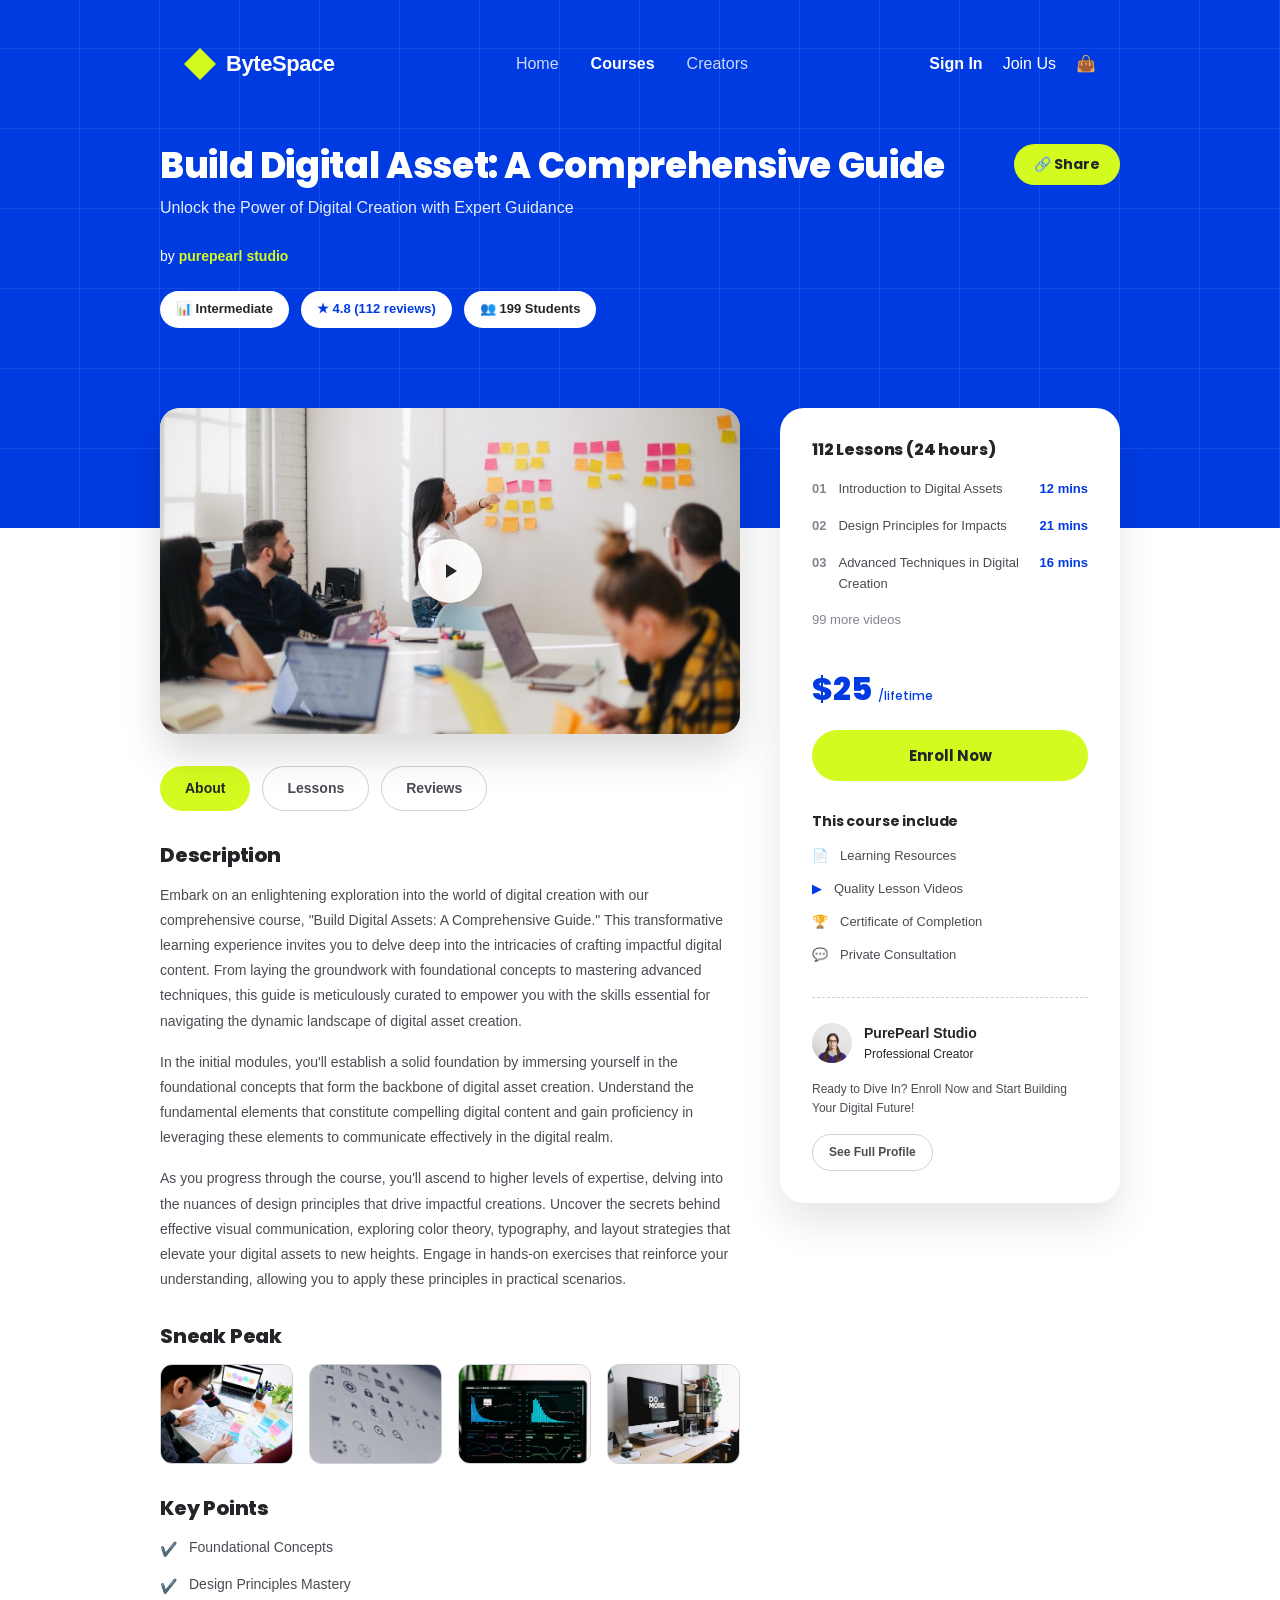
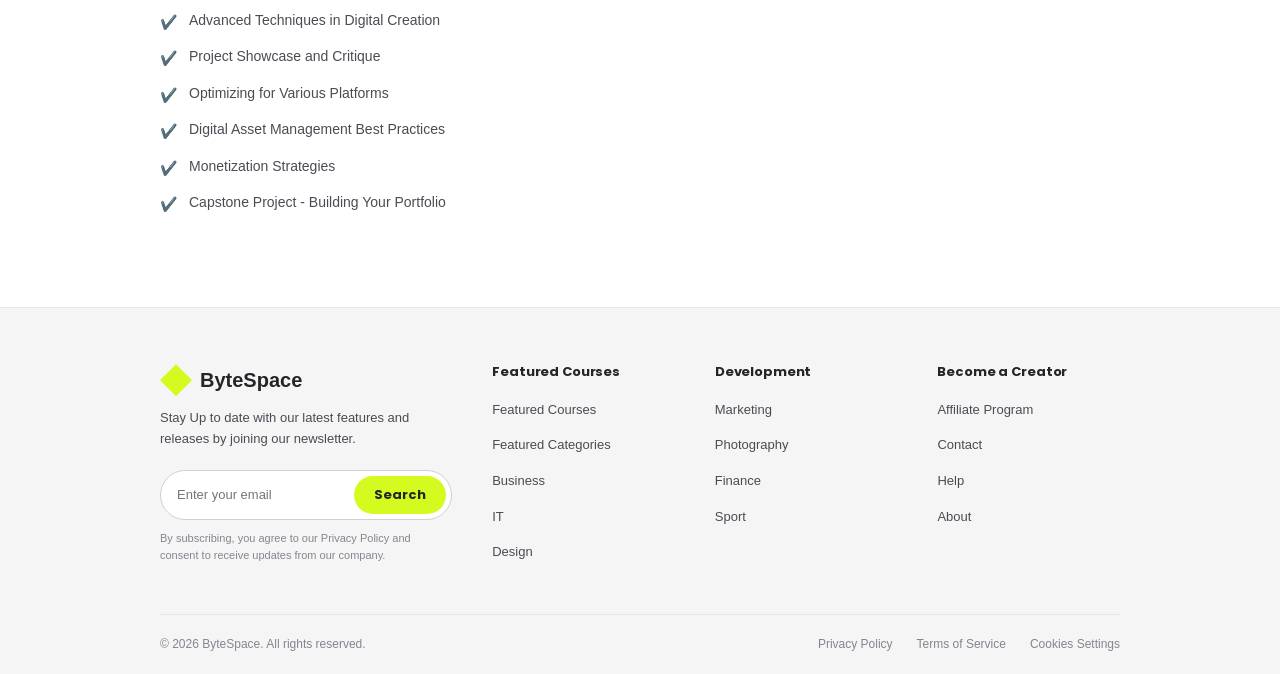
<file: course-detail.html>
<!DOCTYPE html>
<html lang="en">
<head>
  <meta charset="UTF-8">
  <meta name="viewport" content="width=device-width, initial-scale=1.0">
  <title>Course Detail - About | ByteSpace</title>
  <link href="https://fonts.googleapis.com/css2?family=Poppins:wght@400;500;600;700&display=swap" rel="stylesheet">
  <link href="https://api.fontshare.com/v2/css?f[]=satoshi@400,500,700&f[]=clash-display@600,700&display=swap" rel="stylesheet">
  <link rel="stylesheet" href="css/styles.css">
  <style>
    /* Header Styles */
    .course-hero {
      background: var(--blue-800);
      position: relative;
      padding-top: 24px;
      padding-bottom: 160px; /* Extra padding for floating elements */
      color: white;
    }
    .course-hero::before {
      content: ''; position: absolute; inset: 0;
      background-image: repeating-linear-gradient(0deg, transparent, transparent 79px, rgba(255,255,255,0.08) 79px, rgba(255,255,255,0.08) 80px),
                        repeating-linear-gradient(90deg, transparent, transparent 79px, rgba(255,255,255,0.08) 79px, rgba(255,255,255,0.08) 80px);
      pointer-events: none; z-index: 0;
    }
    
    .ch-top { position: relative; z-index: 2; margin-top: 40px; display: flex; justify-content: space-between; align-items: flex-start; margin-bottom: 40px; }
    .ch-title { font-family: var(--font-heading); font-size: clamp(28px, 4vw, 36px); font-weight: 800; margin-bottom: 8px; line-height: 1.2; }
    .ch-subtitle { font-size: 16px; color: rgba(255,255,255,0.9); margin-bottom: 24px; }
    .ch-author { font-size: 14px; margin-bottom: 24px; }
    .ch-author span { color: var(--lime-400); font-weight: 600; }
    
    .ch-meta-pills { display: flex; gap: 12px; }
    .ch-meta-pill { background: white; color: var(--gray-950); padding: 8px 16px; border-radius: 50px; font-size: 13px; font-weight: 700; display: flex; align-items: center; gap: 8px; }
    .ch-meta-pill.blue-text { color: var(--blue-800); }

    .btn-share { background: var(--lime-400); color: var(--gray-950); font-weight: 700; padding: 10px 20px; border-radius: 50px; border: none; cursor: pointer; display: flex; align-items: center; gap: 8px; font-size: 14px; font-family: var(--font-heading); }

    /* Main Layout */
    .course-layout {
      position: relative; z-index: 5;
      max-width: var(--container-max); margin: 0 auto; padding: 0 var(--container-pad);
      display: grid; grid-template-columns: 1fr 340px; gap: 40px;
      margin-top: -120px; /* Pull up over the blue background */
      margin-bottom: 80px;
      align-items: flex-start;
    }

    /* Left Column (Video + Content) */
    .course-main { display: flex; flex-direction: column; }
    
    .course-video {
      width: 100%; border-radius: 20px; overflow: hidden; position: relative;
      box-shadow: 0 20px 40px rgba(0,0,0,0.15); margin-bottom: 32px;
      aspect-ratio: 16/9; background: #ddd;
    }
    .course-video img { width: 100%; height: 100%; object-fit: cover; }
    .play-btn {
      position: absolute; top: 50%; left: 50%; transform: translate(-50%, -50%);
      width: 64px; height: 64px; background: rgba(255,255,255,0.9); border-radius: 50%;
      display: flex; align-items: center; justify-content: center; cursor: pointer; box-shadow: 0 10px 20px rgba(0,0,0,0.2);
    }

    /* Tabs */
    .course-tabs { display: flex; gap: 12px; margin-bottom: 32px; }
    .tab-btn {
      background: white; border: 1px solid var(--gray-200); padding: 10px 24px; border-radius: 50px;
      font-size: 14px; font-weight: 600; color: var(--gray-700); cursor: pointer; text-decoration: none;
    }
    .tab-btn.active { background: var(--lime-400); border-color: var(--lime-400); color: var(--gray-950); }

    /* Tab Content - About */
    .tab-content h3 { font-family: var(--font-heading); font-size: 20px; font-weight: 800; color: var(--gray-950); margin-bottom: 16px; margin-top: 32px; }
    .tab-content h3:first-child { margin-top: 0; }
    .tab-content p { font-size: 14px; color: var(--gray-700); line-height: 1.8; margin-bottom: 16px; }
    
    .sneak-peak-grid { display: grid; grid-template-columns: repeat(4, 1fr); gap: 16px; margin-bottom: 16px; }
    .sneak-peak-grid img { width: 100%; aspect-ratio: 4/3; object-fit: cover; border-radius: 12px; border: 1px solid var(--gray-200); }

    .key-points-list { list-style: none; padding: 0; margin: 0; }
    .key-points-list li { display: flex; align-items: flex-start; gap: 12px; font-size: 14px; color: var(--gray-700); margin-bottom: 12px; line-height: 1.6; }
    .kp-icon { color: var(--blue-800); flex-shrink: 0; margin-top: 2px; }

    /* Right Column (Sidebar) */
    .course-sidebar {
      background: white; border-radius: 24px; padding: 32px;
      box-shadow: 0 20px 40px rgba(0,0,0,0.1);
    }
    
    .cs-title { font-size: 16px; font-weight: 800; color: var(--gray-950); margin-bottom: 20px; }
    
    .cs-lessons-list { list-style: none; padding: 0; margin: 0 0 16px 0; }
    .cs-lesson-item { display: flex; justify-content: space-between; align-items: flex-start; margin-bottom: 16px; font-size: 13px; }
    .cs-lesson-left { display: flex; gap: 12px; color: var(--gray-700); }
    .cs-lesson-num { font-weight: 600; color: var(--gray-400); }
    .cs-lesson-time { color: var(--blue-800); font-weight: 600; white-space: nowrap; }
    .cs-more { font-size: 13px; color: var(--gray-400); margin-bottom: 32px; }

    .cs-price { font-family: var(--font-heading); font-size: 32px; font-weight: 800; color: var(--blue-800); margin-bottom: 16px; }
    .cs-price span { font-size: 12px; font-weight: 500; color: var(--gray-500); }
    
    .btn-enroll { background: var(--lime-400); color: var(--gray-950); font-family: var(--font-heading); font-weight: 700; font-size: 15px; width: 100%; border: none; padding: 14px; border-radius: 50px; cursor: pointer; transition: opacity 0.2s; margin-bottom: 32px; }
    .btn-enroll:hover { opacity: 0.9; }

    .cs-includes h4 { font-size: 14px; font-weight: 700; color: var(--gray-950); margin-bottom: 16px; }
    .cs-inc-list { list-style: none; padding: 0; margin: 0 0 32px 0; }
    .cs-inc-list li { display: flex; align-items: center; gap: 12px; font-size: 13px; color: var(--gray-700); margin-bottom: 12px; }
    .cs-inc-icon { color: var(--blue-800); }

    .cs-creator { border-top: 1px dashed var(--gray-200); padding-top: 24px; }
    .cs-cr-header { display: flex; gap: 12px; align-items: center; margin-bottom: 16px; }
    .cs-cr-header img { width: 40px; height: 40px; border-radius: 50%; object-fit: cover; }
    .cs-cr-name { font-weight: 700; font-size: 14px; color: var(--gray-950); }
    .cs-cr-role { font-size: 12px; color: var(--gray-500); }
    .cs-cr-desc { font-size: 12px; color: var(--gray-700); line-height: 1.6; margin-bottom: 16px; }
    .btn-profile { background: white; border: 1px solid var(--gray-200); padding: 8px 16px; border-radius: 50px; font-size: 12px; font-weight: 600; color: var(--gray-700); cursor: pointer; text-decoration: none; display: inline-block; }

    /* Navbar override */
    .navbar.blue-bg { background: transparent; position: relative; z-index: 10; border: none; }
    .navbar.blue-bg .navbar__nav a { color: rgba(255,255,255,0.8); }
    .navbar.blue-bg .navbar__nav a.active { color: white; font-weight: 700; }
    .navbar.blue-bg .navbar__logo-text { color: white; }
    .navbar.blue-bg .btn-ghost-dark { color: white; }
    .navbar.blue-bg .btn-primary { background: transparent; color: white; padding: 0; font-weight: 500; }
  </style>
</head>
<body>

  <!-- HEADER -->
  <section class="course-hero">
    <div style="max-width: var(--container-max); margin: 0 auto; padding: 0 var(--container-pad);">
      <nav class="navbar blue-bg" style="padding:0;">
        <div class="navbar__inner" style="justify-content:space-between; display:flex; align-items:center;">
          <a href="index.html" class="navbar__logo">
            <div class="navbar__logo-icon"></div>
            <span class="navbar__logo-text">ByteSpace</span>
          </a>
          <ul class="navbar__nav" style="display:flex; gap:32px; list-style:none;">
            <li><a href="index.html" style="text-decoration:none;">Home</a></li>
            <li><a href="search.html" class="active" style="text-decoration:none;">Courses</a></li>
            <li><a href="creator-profile.html" style="text-decoration:none;">Creators</a></li>
          </ul>
          <div style="display:flex; align-items:center; gap:20px;">
            <a href="login.html" class="btn-ghost-dark" style="text-decoration:none;font-weight:600;">Sign In</a>
            <a href="register.html" class="btn-primary" style="text-decoration:none;">Join Us</a>
            <div style="color:white;cursor:pointer;">👜</div>
          </div>
        </div>
      </nav>

      <div class="ch-top">
        <div>
          <h1 class="ch-title">Build Digital Asset: A Comprehensive Guide</h1>
          <p class="ch-subtitle">Unlock the Power of Digital Creation with Expert Guidance</p>
          <div class="ch-author">by <span>purepearl studio</span></div>
          
          <div class="ch-meta-pills">
            <div class="ch-meta-pill">📊 Intermediate</div>
            <div class="ch-meta-pill blue-text">★ 4.8 (112 reviews)</div>
            <div class="ch-meta-pill">👥 199 Students</div>
          </div>
        </div>
        <button class="btn-share">🔗 Share</button>
      </div>
    </div>
  </section>

  <!-- MAIN LAYOUT -->
  <div class="course-layout">
    
    <!-- LEFT: Video + Tabs Content -->
    <div class="course-main">
      <div class="course-video">
        <img src="assets/images/d6.jpg" alt="Video Placeholder">
        <div class="play-btn">
          <svg width="24" height="24" viewBox="0 0 24 24" fill="var(--gray-950)"><path d="M8 5v14l11-7z"/></svg>
        </div>
      </div>

      <div class="course-tabs">
        <a href="course-detail.html" class="tab-btn active">About</a>
        <a href="course-lessons.html" class="tab-btn">Lessons</a>
        <a href="course-reviews.html" class="tab-btn">Reviews</a>
      </div>

      <div class="tab-content">
        <h3>Description</h3>
        <p>Embark on an enlightening exploration into the world of digital creation with our comprehensive course, "Build Digital Assets: A Comprehensive Guide." This transformative learning experience invites you to delve deep into the intricacies of crafting impactful digital content. From laying the groundwork with foundational concepts to mastering advanced techniques, this guide is meticulously curated to empower you with the skills essential for navigating the dynamic landscape of digital asset creation.</p>
        <p>In the initial modules, you'll establish a solid foundation by immersing yourself in the foundational concepts that form the backbone of digital asset creation. Understand the fundamental elements that constitute compelling digital content and gain proficiency in leveraging these elements to communicate effectively in the digital realm.</p>
        <p>As you progress through the course, you'll ascend to higher levels of expertise, delving into the nuances of design principles that drive impactful creations. Uncover the secrets behind effective visual communication, exploring color theory, typography, and layout strategies that elevate your digital assets to new heights. Engage in hands-on exercises that reinforce your understanding, allowing you to apply these principles in practical scenarios.</p>

        <h3>Sneak Peak</h3>
        <div class="sneak-peak-grid">
          <img src="assets/images/d1.jpg" alt="Sneak Peak 1">
          <img src="assets/images/d2.jpg" alt="Sneak Peak 2">
          <img src="assets/images/d3.jpg" alt="Sneak Peak 3">
          <img src="assets/images/d4.jpg" alt="Sneak Peak 4">
        </div>

        <h3>Key Points</h3>
        <ul class="key-points-list">
          <li><span class="kp-icon">✔️</span> Foundational Concepts</li>
          <li><span class="kp-icon">✔️</span> Design Principles Mastery</li>
          <li><span class="kp-icon">✔️</span> Advanced Techniques in Digital Creation</li>
          <li><span class="kp-icon">✔️</span> Project Showcase and Critique</li>
          <li><span class="kp-icon">✔️</span> Optimizing for Various Platforms</li>
          <li><span class="kp-icon">✔️</span> Digital Asset Management Best Practices</li>
          <li><span class="kp-icon">✔️</span> Monetization Strategies</li>
          <li><span class="kp-icon">✔️</span> Capstone Project - Building Your Portfolio</li>
        </ul>
      </div>
    </div>

    <!-- RIGHT: Sidebar -->
    <div class="course-sidebar">
      <h3 class="cs-title">112 Lessons (24 hours)</h3>
      <ul class="cs-lessons-list">
        <li class="cs-lesson-item">
          <div class="cs-lesson-left">
            <span class="cs-lesson-num">01</span>
            <span>Introduction to Digital Assets</span>
          </div>
          <span class="cs-lesson-time">12 mins</span>
        </li>
        <li class="cs-lesson-item">
          <div class="cs-lesson-left">
            <span class="cs-lesson-num">02</span>
            <span>Design Principles for Impacts</span>
          </div>
          <span class="cs-lesson-time">21 mins</span>
        </li>
        <li class="cs-lesson-item">
          <div class="cs-lesson-left">
            <span class="cs-lesson-num">03</span>
            <span>Advanced Techniques in Digital Creation</span>
          </div>
          <span class="cs-lesson-time">16 mins</span>
        </li>
      </ul>
      <div class="cs-more">99 more videos</div>
      
      <div class="cs-price">$25 <span>/lifetime</span></div>
      <button class="btn-enroll">Enroll Now</button>
      
      <div class="cs-includes">
        <h4>This course include</h4>
        <ul class="cs-inc-list">
          <li><span class="cs-inc-icon">📄</span> Learning Resources</li>
          <li><span class="cs-inc-icon">▶</span> Quality Lesson Videos</li>
          <li><span class="cs-inc-icon">🏆</span> Certificate of Completion</li>
          <li><span class="cs-inc-icon">💬</span> Private Consultation</li>
        </ul>
      </div>

      <div class="cs-creator">
        <div class="cs-cr-header">
          <img src="assets/images/d9.jpg" alt="PurePearl Studio">
          <div>
            <div class="cs-cr-name">PurePearl Studio</div>
            <div class="cs-cr-role">Professional Creator</div>
          </div>
        </div>
        <p class="cs-cr-desc">Ready to Dive In? Enroll Now and Start Building Your Digital Future!</p>
        <a href="creator-profile.html" class="btn-profile">See Full Profile</a>
      </div>
    </div>

  </div>

  <!-- FOOTER -->
  <footer style="background:var(--gray-50);border-top:1px solid var(--gray-100);padding:56px 0 0;">
    <div style="max-width:var(--container-max);margin:0 auto;padding:0 var(--container-pad);">
      <div style="display:grid;grid-template-columns:1.6fr 1fr 1fr 1fr;gap:40px;margin-bottom:40px;">
        <div>
          <a href="index.html" style="display:inline-flex;align-items:center;gap:8px;text-decoration:none;margin-bottom:12px;">
            <div class="navbar__logo-icon"></div>
            <span style="font-family:var(--font-logo);font-size:20px;font-weight:700;color:var(--gray-950);">ByteSpace</span>
          </a>
          <p style="color:var(--gray-700);font-size:13px;line-height:1.6;margin-bottom:20px;">Stay Up to date with our latest features and releases by joining our newsletter.</p>
          <div style="display:flex;background:white;border:1px solid var(--gray-200);border-radius:50px;padding:5px 5px 5px 16px;margin-bottom:10px;">
            <input type="email" placeholder="Enter your email" style="flex:1;border:none;outline:none;font-size:13px;font-family:var(--font-body);color:var(--gray-700);background:transparent;">
            <button style="background:var(--lime-400);color:var(--gray-950);border:none;padding:9px 20px;border-radius:50px;font-weight:700;font-size:13px;cursor:pointer;font-family:var(--font-heading);">Search</button>
          </div>
          <p style="color:var(--gray-400);font-size:11px;">By subscribing, you agree to our Privacy Policy and consent to receive updates from our company.</p>
        </div>
        <div>
          <h4 style="font-size:13px;font-weight:700;color:var(--gray-950);margin-bottom:16px;">Featured Courses</h4>
          <ul style="list-style:none;padding:0;">
            <li style="margin-bottom:10px;"><a href="#" style="color:var(--gray-700);font-size:13px;text-decoration:none;">Featured Courses</a></li>
            <li style="margin-bottom:10px;"><a href="#" style="color:var(--gray-700);font-size:13px;text-decoration:none;">Featured Categories</a></li>
            <li style="margin-bottom:10px;"><a href="#" style="color:var(--gray-700);font-size:13px;text-decoration:none;">Business</a></li>
            <li style="margin-bottom:10px;"><a href="#" style="color:var(--gray-700);font-size:13px;text-decoration:none;">IT</a></li>
            <li style="margin-bottom:10px;"><a href="#" style="color:var(--gray-700);font-size:13px;text-decoration:none;">Design</a></li>
          </ul>
        </div>
        <div>
          <h4 style="font-size:13px;font-weight:700;color:var(--gray-950);margin-bottom:16px;">Development</h4>
          <ul style="list-style:none;padding:0;">
            <li style="margin-bottom:10px;"><a href="#" style="color:var(--gray-700);font-size:13px;text-decoration:none;">Marketing</a></li>
            <li style="margin-bottom:10px;"><a href="#" style="color:var(--gray-700);font-size:13px;text-decoration:none;">Photography</a></li>
            <li style="margin-bottom:10px;"><a href="#" style="color:var(--gray-700);font-size:13px;text-decoration:none;">Finance</a></li>
            <li style="margin-bottom:10px;"><a href="#" style="color:var(--gray-700);font-size:13px;text-decoration:none;">Sport</a></li>
          </ul>
        </div>
        <div>
          <h4 style="font-size:13px;font-weight:700;color:var(--gray-950);margin-bottom:16px;">Become a Creator</h4>
          <ul style="list-style:none;padding:0;">
            <li style="margin-bottom:10px;"><a href="#" style="color:var(--gray-700);font-size:13px;text-decoration:none;">Affiliate Program</a></li>
            <li style="margin-bottom:10px;"><a href="#" style="color:var(--gray-700);font-size:13px;text-decoration:none;">Contact</a></li>
            <li style="margin-bottom:10px;"><a href="#" style="color:var(--gray-700);font-size:13px;text-decoration:none;">Help</a></li>
            <li style="margin-bottom:10px;"><a href="#" style="color:var(--gray-700);font-size:13px;text-decoration:none;">About</a></li>
          </ul>
        </div>
      </div>
      <div style="border-top:1px solid var(--gray-100);padding:20px 0;display:flex;justify-content:space-between;align-items:center;flex-wrap:wrap;gap:12px;">
        <p style="color:var(--gray-400);font-size:12px;margin:0;">&copy; 2026 ByteSpace. All rights reserved.</p>
        <div style="display:flex;gap:24px;">
          <a href="#" style="color:var(--gray-400);font-size:12px;text-decoration:none;">Privacy Policy</a>
          <a href="#" style="color:var(--gray-400);font-size:12px;text-decoration:none;">Terms of Service</a>
          <a href="#" style="color:var(--gray-400);font-size:12px;text-decoration:none;">Cookies Settings</a>
        </div>
      </div>
    </div>
  </footer>

</body>
</html>
</file>
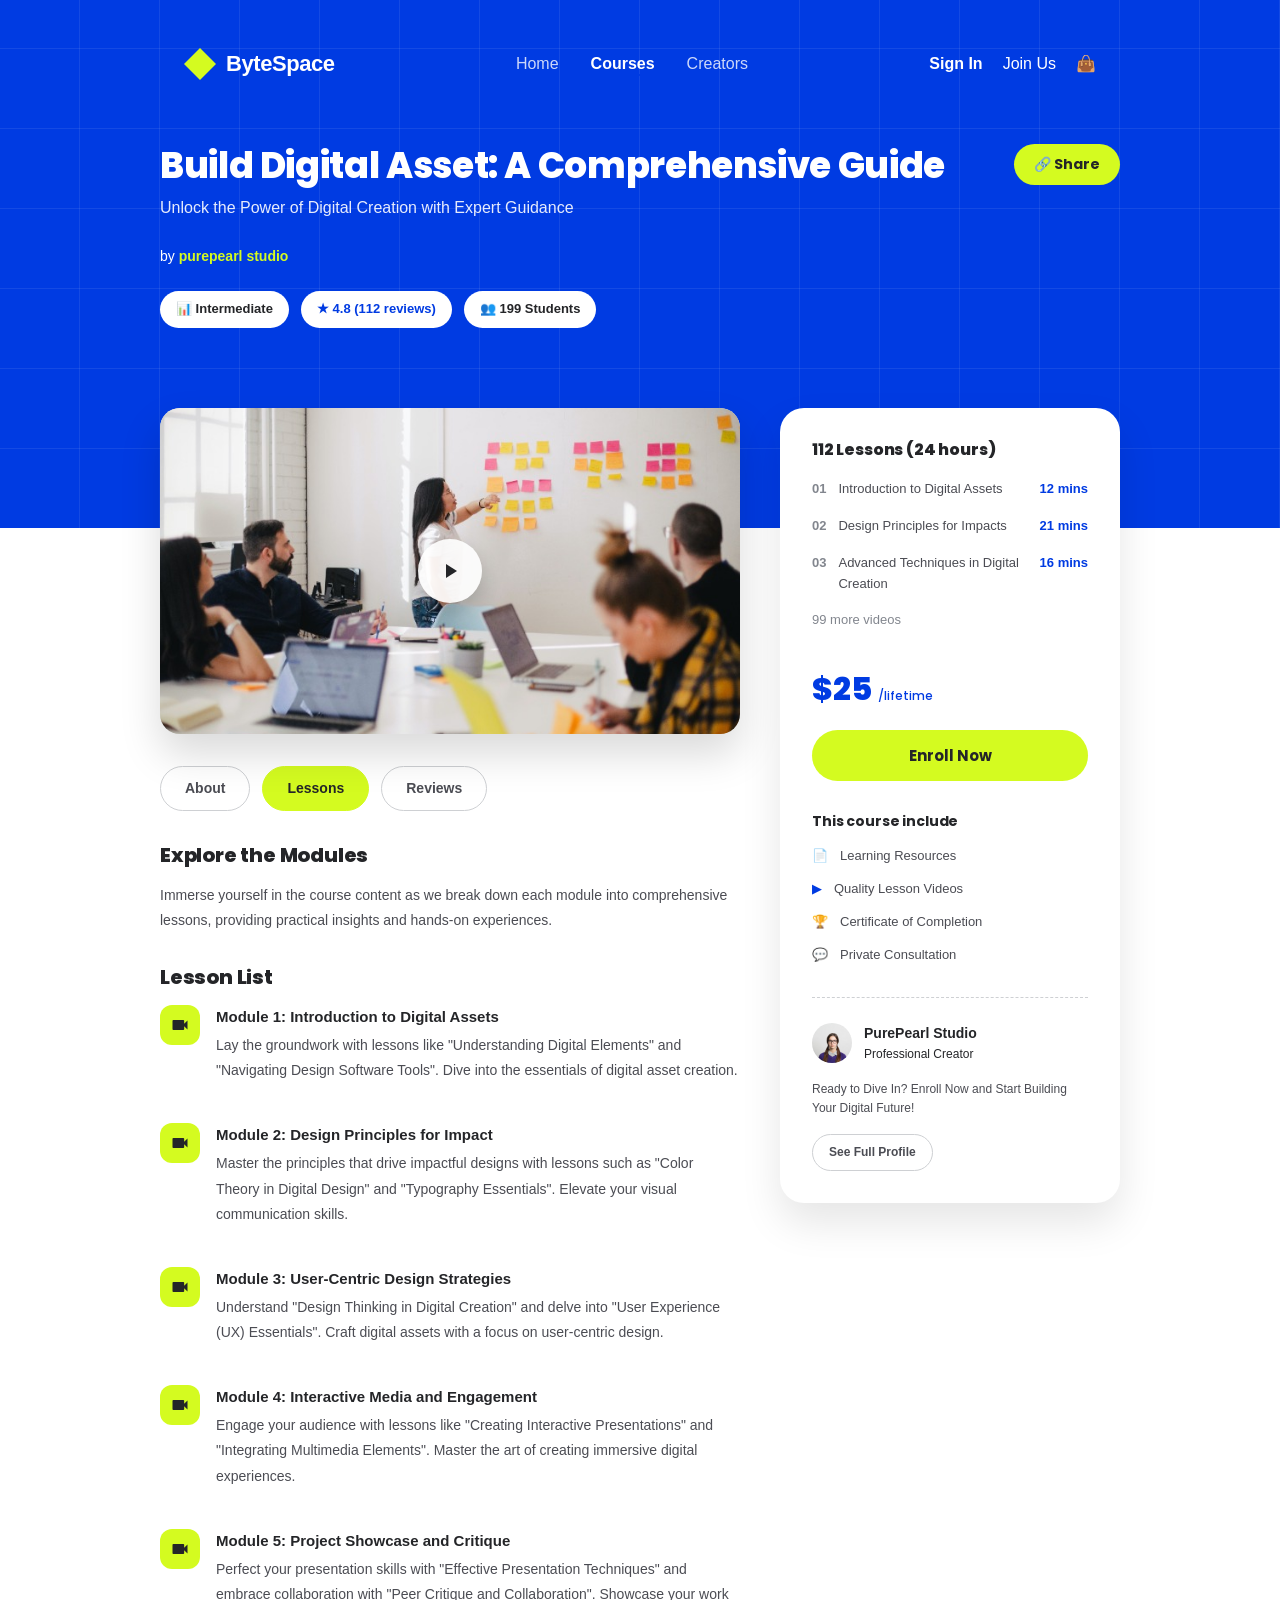
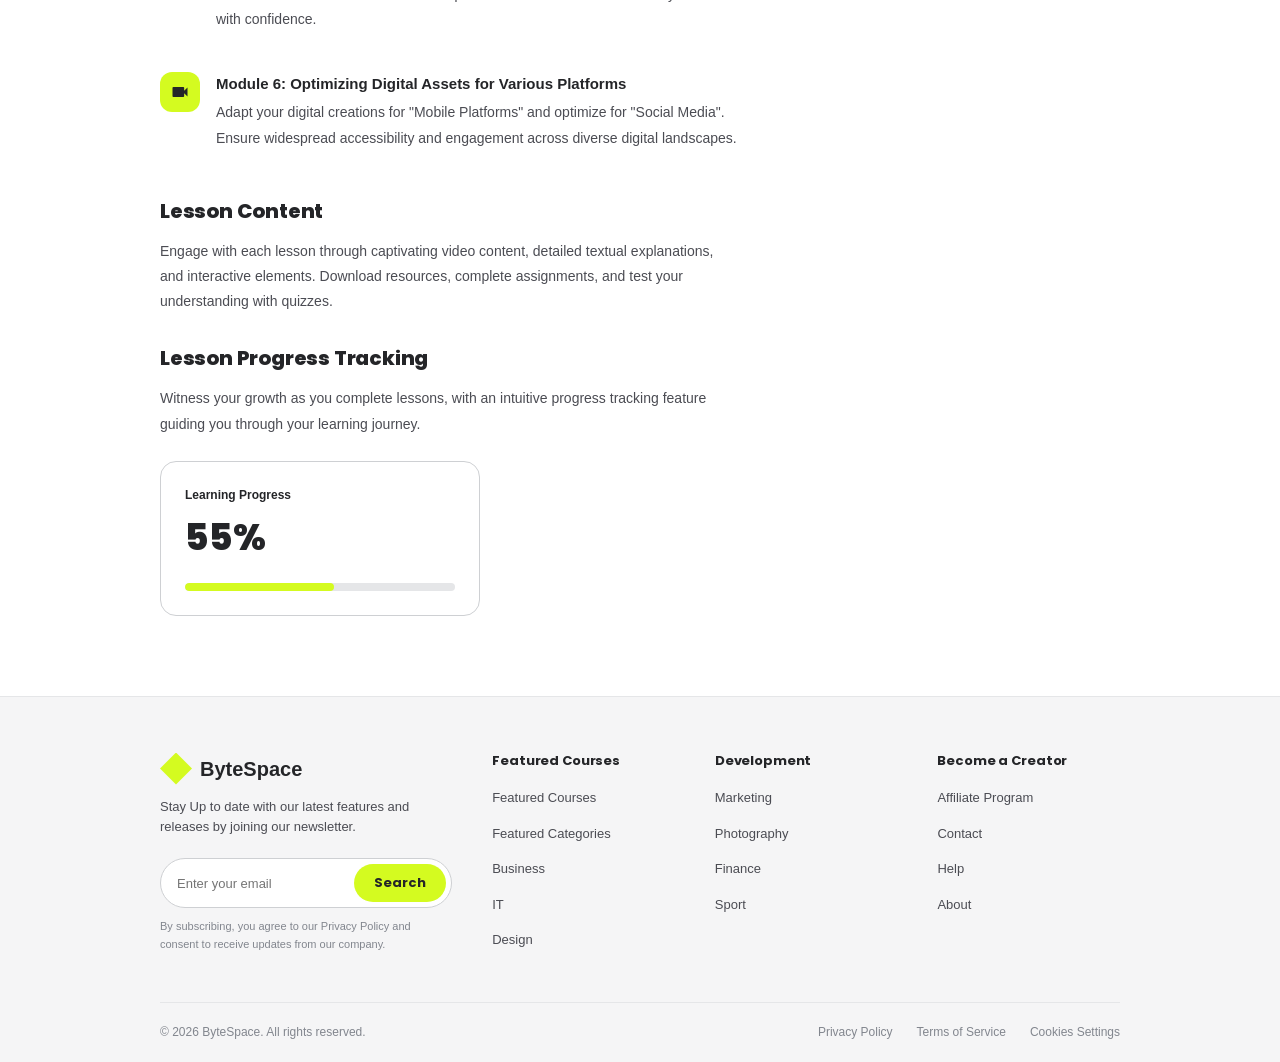
<file: course-lessons.html>
<!DOCTYPE html>
<html lang="en">
<head>
  <meta charset="UTF-8">
  <meta name="viewport" content="width=device-width, initial-scale=1.0">
  <title>Course Detail - Lessons | ByteSpace</title>
  <link href="https://fonts.googleapis.com/css2?family=Poppins:wght@400;500;600;700&display=swap" rel="stylesheet">
  <link href="https://api.fontshare.com/v2/css?f[]=satoshi@400,500,700&f[]=clash-display@600,700&display=swap" rel="stylesheet">
  <link rel="stylesheet" href="css/styles.css">
  <style>
    /* Header Styles (Same as course-detail) */
    .course-hero {
      background: var(--blue-800); position: relative; padding-top: 24px; padding-bottom: 160px; color: white;
    }
    .course-hero::before {
      content: ''; position: absolute; inset: 0;
      background-image: repeating-linear-gradient(0deg, transparent, transparent 79px, rgba(255,255,255,0.08) 79px, rgba(255,255,255,0.08) 80px),
                        repeating-linear-gradient(90deg, transparent, transparent 79px, rgba(255,255,255,0.08) 79px, rgba(255,255,255,0.08) 80px);
      pointer-events: none; z-index: 0;
    }
    .ch-top { position: relative; z-index: 2; margin-top: 40px; display: flex; justify-content: space-between; align-items: flex-start; margin-bottom: 40px; }
    .ch-title { font-family: var(--font-heading); font-size: clamp(28px, 4vw, 36px); font-weight: 800; margin-bottom: 8px; line-height: 1.2; }
    .ch-subtitle { font-size: 16px; color: rgba(255,255,255,0.9); margin-bottom: 24px; }
    .ch-author { font-size: 14px; margin-bottom: 24px; }
    .ch-author span { color: var(--lime-400); font-weight: 600; }
    
    .ch-meta-pills { display: flex; gap: 12px; }
    .ch-meta-pill { background: white; color: var(--gray-950); padding: 8px 16px; border-radius: 50px; font-size: 13px; font-weight: 700; display: flex; align-items: center; gap: 8px; }
    .ch-meta-pill.blue-text { color: var(--blue-800); }
    .btn-share { background: var(--lime-400); color: var(--gray-950); font-weight: 700; padding: 10px 20px; border-radius: 50px; border: none; cursor: pointer; display: flex; align-items: center; gap: 8px; font-size: 14px; font-family: var(--font-heading); }

    /* Main Layout */
    .course-layout {
      position: relative; z-index: 5;
      max-width: var(--container-max); margin: 0 auto; padding: 0 var(--container-pad);
      display: grid; grid-template-columns: 1fr 340px; gap: 40px;
      margin-top: -120px; margin-bottom: 80px; align-items: flex-start;
    }
    .course-main { display: flex; flex-direction: column; }
    
    .course-video {
      width: 100%; border-radius: 20px; overflow: hidden; position: relative;
      box-shadow: 0 20px 40px rgba(0,0,0,0.15); margin-bottom: 32px; aspect-ratio: 16/9; background: #ddd;
    }
    .course-video img { width: 100%; height: 100%; object-fit: cover; }
    .play-btn {
      position: absolute; top: 50%; left: 50%; transform: translate(-50%, -50%);
      width: 64px; height: 64px; background: rgba(255,255,255,0.9); border-radius: 50%;
      display: flex; align-items: center; justify-content: center; cursor: pointer; box-shadow: 0 10px 20px rgba(0,0,0,0.2);
    }

    /* Tabs */
    .course-tabs { display: flex; gap: 12px; margin-bottom: 32px; }
    .tab-btn {
      background: white; border: 1px solid var(--gray-200); padding: 10px 24px; border-radius: 50px;
      font-size: 14px; font-weight: 600; color: var(--gray-700); cursor: pointer; text-decoration: none;
    }
    .tab-btn.active { background: var(--lime-400); border-color: var(--lime-400); color: var(--gray-950); }

    /* Tab Content - Lessons */
    .tab-content h3 { font-family: var(--font-heading); font-size: 20px; font-weight: 800; color: var(--gray-950); margin-bottom: 16px; margin-top: 32px; }
    .tab-content h3:first-child { margin-top: 0; }
    .tab-content p { font-size: 14px; color: var(--gray-700); line-height: 1.8; margin-bottom: 16px; }

    .lesson-list { display: flex; flex-direction: column; gap: 24px; margin-bottom: 32px; }
    .lesson-item { display: flex; gap: 16px; align-items: flex-start; }
    .li-icon {
      width: 40px; height: 40px; background: var(--lime-400); border-radius: 12px;
      display: flex; align-items: center; justify-content: center; flex-shrink: 0;
    }
    .li-title { font-size: 15px; font-weight: 700; color: var(--gray-950); margin-bottom: 4px; }
    .li-desc { font-size: 13px; color: var(--gray-700); line-height: 1.6; margin: 0; }

    .progress-box {
      border: 1px solid var(--gray-200); border-radius: 16px; padding: 24px; max-width: 320px; margin-top: 24px;
    }
    .pb-label { font-size: 12px; font-weight: 700; color: var(--gray-500); margin-bottom: 4px; }
    .pb-value { font-family: var(--font-heading); font-size: 36px; font-weight: 800; color: var(--gray-950); margin-bottom: 16px; }
    .pb-track { height: 8px; background: var(--gray-100); border-radius: 4px; overflow: hidden; }
    .pb-fill { height: 100%; background: var(--lime-400); border-radius: 4px; }

    /* Right Column (Sidebar) */
    .course-sidebar { background: white; border-radius: 24px; padding: 32px; box-shadow: 0 20px 40px rgba(0,0,0,0.1); }
    .cs-title { font-size: 16px; font-weight: 800; color: var(--gray-950); margin-bottom: 20px; }
    .cs-lessons-list { list-style: none; padding: 0; margin: 0 0 16px 0; }
    .cs-lesson-item { display: flex; justify-content: space-between; align-items: flex-start; margin-bottom: 16px; font-size: 13px; }
    .cs-lesson-left { display: flex; gap: 12px; color: var(--gray-700); }
    .cs-lesson-num { font-weight: 600; color: var(--gray-400); }
    .cs-lesson-time { color: var(--blue-800); font-weight: 600; white-space: nowrap; }
    .cs-more { font-size: 13px; color: var(--gray-400); margin-bottom: 32px; }
    .cs-price { font-family: var(--font-heading); font-size: 32px; font-weight: 800; color: var(--blue-800); margin-bottom: 16px; }
    .cs-price span { font-size: 12px; font-weight: 500; color: var(--gray-500); }
    .btn-enroll { background: var(--lime-400); color: var(--gray-950); font-family: var(--font-heading); font-weight: 700; font-size: 15px; width: 100%; border: none; padding: 14px; border-radius: 50px; cursor: pointer; transition: opacity 0.2s; margin-bottom: 32px; }
    .btn-enroll:hover { opacity: 0.9; }
    .cs-includes h4 { font-size: 14px; font-weight: 700; color: var(--gray-950); margin-bottom: 16px; }
    .cs-inc-list { list-style: none; padding: 0; margin: 0 0 32px 0; }
    .cs-inc-list li { display: flex; align-items: center; gap: 12px; font-size: 13px; color: var(--gray-700); margin-bottom: 12px; }
    .cs-inc-icon { color: var(--blue-800); }
    .cs-creator { border-top: 1px dashed var(--gray-200); padding-top: 24px; }
    .cs-cr-header { display: flex; gap: 12px; align-items: center; margin-bottom: 16px; }
    .cs-cr-header img { width: 40px; height: 40px; border-radius: 50%; object-fit: cover; }
    .cs-cr-name { font-weight: 700; font-size: 14px; color: var(--gray-950); }
    .cs-cr-role { font-size: 12px; color: var(--gray-500); }
    .cs-cr-desc { font-size: 12px; color: var(--gray-700); line-height: 1.6; margin-bottom: 16px; }
    .btn-profile { background: white; border: 1px solid var(--gray-200); padding: 8px 16px; border-radius: 50px; font-size: 12px; font-weight: 600; color: var(--gray-700); cursor: pointer; text-decoration: none; display: inline-block; }

    /* Navbar override */
    .navbar.blue-bg { background: transparent; position: relative; z-index: 10; border: none; }
    .navbar.blue-bg .navbar__nav a { color: rgba(255,255,255,0.8); }
    .navbar.blue-bg .navbar__nav a.active { color: white; font-weight: 700; }
    .navbar.blue-bg .navbar__logo-text { color: white; }
    .navbar.blue-bg .btn-ghost-dark { color: white; }
    .navbar.blue-bg .btn-primary { background: transparent; color: white; padding: 0; font-weight: 500; }
  </style>
</head>
<body>

  <!-- HEADER -->
  <section class="course-hero">
    <div style="max-width: var(--container-max); margin: 0 auto; padding: 0 var(--container-pad);">
      <nav class="navbar blue-bg" style="padding:0;">
        <div class="navbar__inner" style="justify-content:space-between; display:flex; align-items:center;">
          <a href="index.html" class="navbar__logo">
            <div class="navbar__logo-icon"></div>
            <span class="navbar__logo-text">ByteSpace</span>
          </a>
          <ul class="navbar__nav" style="display:flex; gap:32px; list-style:none;">
            <li><a href="index.html" style="text-decoration:none;">Home</a></li>
            <li><a href="search.html" class="active" style="text-decoration:none;">Courses</a></li>
            <li><a href="creator-profile.html" style="text-decoration:none;">Creators</a></li>
          </ul>
          <div style="display:flex; align-items:center; gap:20px;">
            <a href="login.html" class="btn-ghost-dark" style="text-decoration:none;font-weight:600;">Sign In</a>
            <a href="register.html" class="btn-primary" style="text-decoration:none;">Join Us</a>
            <div style="color:white;cursor:pointer;">👜</div>
          </div>
        </div>
      </nav>

      <div class="ch-top">
        <div>
          <h1 class="ch-title">Build Digital Asset: A Comprehensive Guide</h1>
          <p class="ch-subtitle">Unlock the Power of Digital Creation with Expert Guidance</p>
          <div class="ch-author">by <span>purepearl studio</span></div>
          
          <div class="ch-meta-pills">
            <div class="ch-meta-pill">📊 Intermediate</div>
            <div class="ch-meta-pill blue-text">★ 4.8 (112 reviews)</div>
            <div class="ch-meta-pill">👥 199 Students</div>
          </div>
        </div>
        <button class="btn-share">🔗 Share</button>
      </div>
    </div>
  </section>

  <!-- MAIN LAYOUT -->
  <div class="course-layout">
    
    <!-- LEFT: Video + Tabs Content -->
    <div class="course-main">
      <div class="course-video">
        <img src="assets/images/d6.jpg" alt="Video Placeholder">
        <div class="play-btn">
          <svg width="24" height="24" viewBox="0 0 24 24" fill="var(--gray-950)"><path d="M8 5v14l11-7z"/></svg>
        </div>
      </div>

      <div class="course-tabs">
        <a href="course-detail.html" class="tab-btn">About</a>
        <a href="course-lessons.html" class="tab-btn active">Lessons</a>
        <a href="course-reviews.html" class="tab-btn">Reviews</a>
      </div>

      <div class="tab-content">
        <h3>Explore the Modules</h3>
        <p>Immerse yourself in the course content as we break down each module into comprehensive lessons, providing practical insights and hands-on experiences.</p>

        <h3>Lesson List</h3>
        <div class="lesson-list">
          
          <div class="lesson-item">
            <div class="li-icon">
              <svg width="20" height="20" viewBox="0 0 24 24" fill="var(--gray-950)"><path d="M17 10.5V7c0-.55-.45-1-1-1H4c-.55 0-1 .45-1 1v10c0 .55.45 1 1 1h12c.55 0 1-.45 1-1v-3.5l4 4v-11l-4 4z"/></svg>
            </div>
            <div>
              <div class="li-title">Module 1: Introduction to Digital Assets</div>
              <p class="li-desc">Lay the groundwork with lessons like "Understanding Digital Elements" and "Navigating Design Software Tools". Dive into the essentials of digital asset creation.</p>
            </div>
          </div>

          <div class="lesson-item">
            <div class="li-icon">
              <svg width="20" height="20" viewBox="0 0 24 24" fill="var(--gray-950)"><path d="M17 10.5V7c0-.55-.45-1-1-1H4c-.55 0-1 .45-1 1v10c0 .55.45 1 1 1h12c.55 0 1-.45 1-1v-3.5l4 4v-11l-4 4z"/></svg>
            </div>
            <div>
              <div class="li-title">Module 2: Design Principles for Impact</div>
              <p class="li-desc">Master the principles that drive impactful designs with lessons such as "Color Theory in Digital Design" and "Typography Essentials". Elevate your visual communication skills.</p>
            </div>
          </div>

          <div class="lesson-item">
            <div class="li-icon">
              <svg width="20" height="20" viewBox="0 0 24 24" fill="var(--gray-950)"><path d="M17 10.5V7c0-.55-.45-1-1-1H4c-.55 0-1 .45-1 1v10c0 .55.45 1 1 1h12c.55 0 1-.45 1-1v-3.5l4 4v-11l-4 4z"/></svg>
            </div>
            <div>
              <div class="li-title">Module 3: User-Centric Design Strategies</div>
              <p class="li-desc">Understand "Design Thinking in Digital Creation" and delve into "User Experience (UX) Essentials". Craft digital assets with a focus on user-centric design.</p>
            </div>
          </div>

          <div class="lesson-item">
            <div class="li-icon">
              <svg width="20" height="20" viewBox="0 0 24 24" fill="var(--gray-950)"><path d="M17 10.5V7c0-.55-.45-1-1-1H4c-.55 0-1 .45-1 1v10c0 .55.45 1 1 1h12c.55 0 1-.45 1-1v-3.5l4 4v-11l-4 4z"/></svg>
            </div>
            <div>
              <div class="li-title">Module 4: Interactive Media and Engagement</div>
              <p class="li-desc">Engage your audience with lessons like "Creating Interactive Presentations" and "Integrating Multimedia Elements". Master the art of creating immersive digital experiences.</p>
            </div>
          </div>

          <div class="lesson-item">
            <div class="li-icon">
              <svg width="20" height="20" viewBox="0 0 24 24" fill="var(--gray-950)"><path d="M17 10.5V7c0-.55-.45-1-1-1H4c-.55 0-1 .45-1 1v10c0 .55.45 1 1 1h12c.55 0 1-.45 1-1v-3.5l4 4v-11l-4 4z"/></svg>
            </div>
            <div>
              <div class="li-title">Module 5: Project Showcase and Critique</div>
              <p class="li-desc">Perfect your presentation skills with "Effective Presentation Techniques" and embrace collaboration with "Peer Critique and Collaboration". Showcase your work with confidence.</p>
            </div>
          </div>
          
          <div class="lesson-item">
            <div class="li-icon">
              <svg width="20" height="20" viewBox="0 0 24 24" fill="var(--gray-950)"><path d="M17 10.5V7c0-.55-.45-1-1-1H4c-.55 0-1 .45-1 1v10c0 .55.45 1 1 1h12c.55 0 1-.45 1-1v-3.5l4 4v-11l-4 4z"/></svg>
            </div>
            <div>
              <div class="li-title">Module 6: Optimizing Digital Assets for Various Platforms</div>
              <p class="li-desc">Adapt your digital creations for "Mobile Platforms" and optimize for "Social Media". Ensure widespread accessibility and engagement across diverse digital landscapes.</p>
            </div>
          </div>

        </div>

        <h3>Lesson Content</h3>
        <p>Engage with each lesson through captivating video content, detailed textual explanations, and interactive elements. Download resources, complete assignments, and test your understanding with quizzes.</p>

        <h3>Lesson Progress Tracking</h3>
        <p>Witness your growth as you complete lessons, with an intuitive progress tracking feature guiding you through your learning journey.</p>
        
        <div class="progress-box">
          <div class="pb-label">Learning Progress</div>
          <div class="pb-value">55%</div>
          <div class="pb-track">
            <div class="pb-fill" style="width: 55%;"></div>
          </div>
        </div>

      </div>
    </div>

    <!-- RIGHT: Sidebar -->
    <div class="course-sidebar">
      <h3 class="cs-title">112 Lessons (24 hours)</h3>
      <ul class="cs-lessons-list">
        <li class="cs-lesson-item">
          <div class="cs-lesson-left">
            <span class="cs-lesson-num">01</span>
            <span>Introduction to Digital Assets</span>
          </div>
          <span class="cs-lesson-time">12 mins</span>
        </li>
        <li class="cs-lesson-item">
          <div class="cs-lesson-left">
            <span class="cs-lesson-num">02</span>
            <span>Design Principles for Impacts</span>
          </div>
          <span class="cs-lesson-time">21 mins</span>
        </li>
        <li class="cs-lesson-item">
          <div class="cs-lesson-left">
            <span class="cs-lesson-num">03</span>
            <span>Advanced Techniques in Digital Creation</span>
          </div>
          <span class="cs-lesson-time">16 mins</span>
        </li>
      </ul>
      <div class="cs-more">99 more videos</div>
      
      <div class="cs-price">$25 <span>/lifetime</span></div>
      <button class="btn-enroll">Enroll Now</button>
      
      <div class="cs-includes">
        <h4>This course include</h4>
        <ul class="cs-inc-list">
          <li><span class="cs-inc-icon">📄</span> Learning Resources</li>
          <li><span class="cs-inc-icon">▶</span> Quality Lesson Videos</li>
          <li><span class="cs-inc-icon">🏆</span> Certificate of Completion</li>
          <li><span class="cs-inc-icon">💬</span> Private Consultation</li>
        </ul>
      </div>

      <div class="cs-creator">
        <div class="cs-cr-header">
          <img src="assets/images/d9.jpg" alt="PurePearl Studio">
          <div>
            <div class="cs-cr-name">PurePearl Studio</div>
            <div class="cs-cr-role">Professional Creator</div>
          </div>
        </div>
        <p class="cs-cr-desc">Ready to Dive In? Enroll Now and Start Building Your Digital Future!</p>
        <a href="creator-profile.html" class="btn-profile">See Full Profile</a>
      </div>
    </div>

  </div>

  <!-- FOOTER -->
  <footer style="background:var(--gray-50);border-top:1px solid var(--gray-100);padding:56px 0 0;">
    <div style="max-width:var(--container-max);margin:0 auto;padding:0 var(--container-pad);">
      <div style="display:grid;grid-template-columns:1.6fr 1fr 1fr 1fr;gap:40px;margin-bottom:40px;">
        <div>
          <a href="index.html" style="display:inline-flex;align-items:center;gap:8px;text-decoration:none;margin-bottom:12px;">
            <div class="navbar__logo-icon"></div>
            <span style="font-family:var(--font-logo);font-size:20px;font-weight:700;color:var(--gray-950);">ByteSpace</span>
          </a>
          <p style="color:var(--gray-700);font-size:13px;line-height:1.6;margin-bottom:20px;">Stay Up to date with our latest features and releases by joining our newsletter.</p>
          <div style="display:flex;background:white;border:1px solid var(--gray-200);border-radius:50px;padding:5px 5px 5px 16px;margin-bottom:10px;">
            <input type="email" placeholder="Enter your email" style="flex:1;border:none;outline:none;font-size:13px;font-family:var(--font-body);color:var(--gray-700);background:transparent;">
            <button style="background:var(--lime-400);color:var(--gray-950);border:none;padding:9px 20px;border-radius:50px;font-weight:700;font-size:13px;cursor:pointer;font-family:var(--font-heading);">Search</button>
          </div>
          <p style="color:var(--gray-400);font-size:11px;">By subscribing, you agree to our Privacy Policy and consent to receive updates from our company.</p>
        </div>
        <div>
          <h4 style="font-size:13px;font-weight:700;color:var(--gray-950);margin-bottom:16px;">Featured Courses</h4>
          <ul style="list-style:none;padding:0;">
            <li style="margin-bottom:10px;"><a href="#" style="color:var(--gray-700);font-size:13px;text-decoration:none;">Featured Courses</a></li>
            <li style="margin-bottom:10px;"><a href="#" style="color:var(--gray-700);font-size:13px;text-decoration:none;">Featured Categories</a></li>
            <li style="margin-bottom:10px;"><a href="#" style="color:var(--gray-700);font-size:13px;text-decoration:none;">Business</a></li>
            <li style="margin-bottom:10px;"><a href="#" style="color:var(--gray-700);font-size:13px;text-decoration:none;">IT</a></li>
            <li style="margin-bottom:10px;"><a href="#" style="color:var(--gray-700);font-size:13px;text-decoration:none;">Design</a></li>
          </ul>
        </div>
        <div>
          <h4 style="font-size:13px;font-weight:700;color:var(--gray-950);margin-bottom:16px;">Development</h4>
          <ul style="list-style:none;padding:0;">
            <li style="margin-bottom:10px;"><a href="#" style="color:var(--gray-700);font-size:13px;text-decoration:none;">Marketing</a></li>
            <li style="margin-bottom:10px;"><a href="#" style="color:var(--gray-700);font-size:13px;text-decoration:none;">Photography</a></li>
            <li style="margin-bottom:10px;"><a href="#" style="color:var(--gray-700);font-size:13px;text-decoration:none;">Finance</a></li>
            <li style="margin-bottom:10px;"><a href="#" style="color:var(--gray-700);font-size:13px;text-decoration:none;">Sport</a></li>
          </ul>
        </div>
        <div>
          <h4 style="font-size:13px;font-weight:700;color:var(--gray-950);margin-bottom:16px;">Become a Creator</h4>
          <ul style="list-style:none;padding:0;">
            <li style="margin-bottom:10px;"><a href="#" style="color:var(--gray-700);font-size:13px;text-decoration:none;">Affiliate Program</a></li>
            <li style="margin-bottom:10px;"><a href="#" style="color:var(--gray-700);font-size:13px;text-decoration:none;">Contact</a></li>
            <li style="margin-bottom:10px;"><a href="#" style="color:var(--gray-700);font-size:13px;text-decoration:none;">Help</a></li>
            <li style="margin-bottom:10px;"><a href="#" style="color:var(--gray-700);font-size:13px;text-decoration:none;">About</a></li>
          </ul>
        </div>
      </div>
      <div style="border-top:1px solid var(--gray-100);padding:20px 0;display:flex;justify-content:space-between;align-items:center;flex-wrap:wrap;gap:12px;">
        <p style="color:var(--gray-400);font-size:12px;margin:0;">&copy; 2026 ByteSpace. All rights reserved.</p>
        <div style="display:flex;gap:24px;">
          <a href="#" style="color:var(--gray-400);font-size:12px;text-decoration:none;">Privacy Policy</a>
          <a href="#" style="color:var(--gray-400);font-size:12px;text-decoration:none;">Terms of Service</a>
          <a href="#" style="color:var(--gray-400);font-size:12px;text-decoration:none;">Cookies Settings</a>
        </div>
      </div>
    </div>
  </footer>

</body>
</html>
</file>
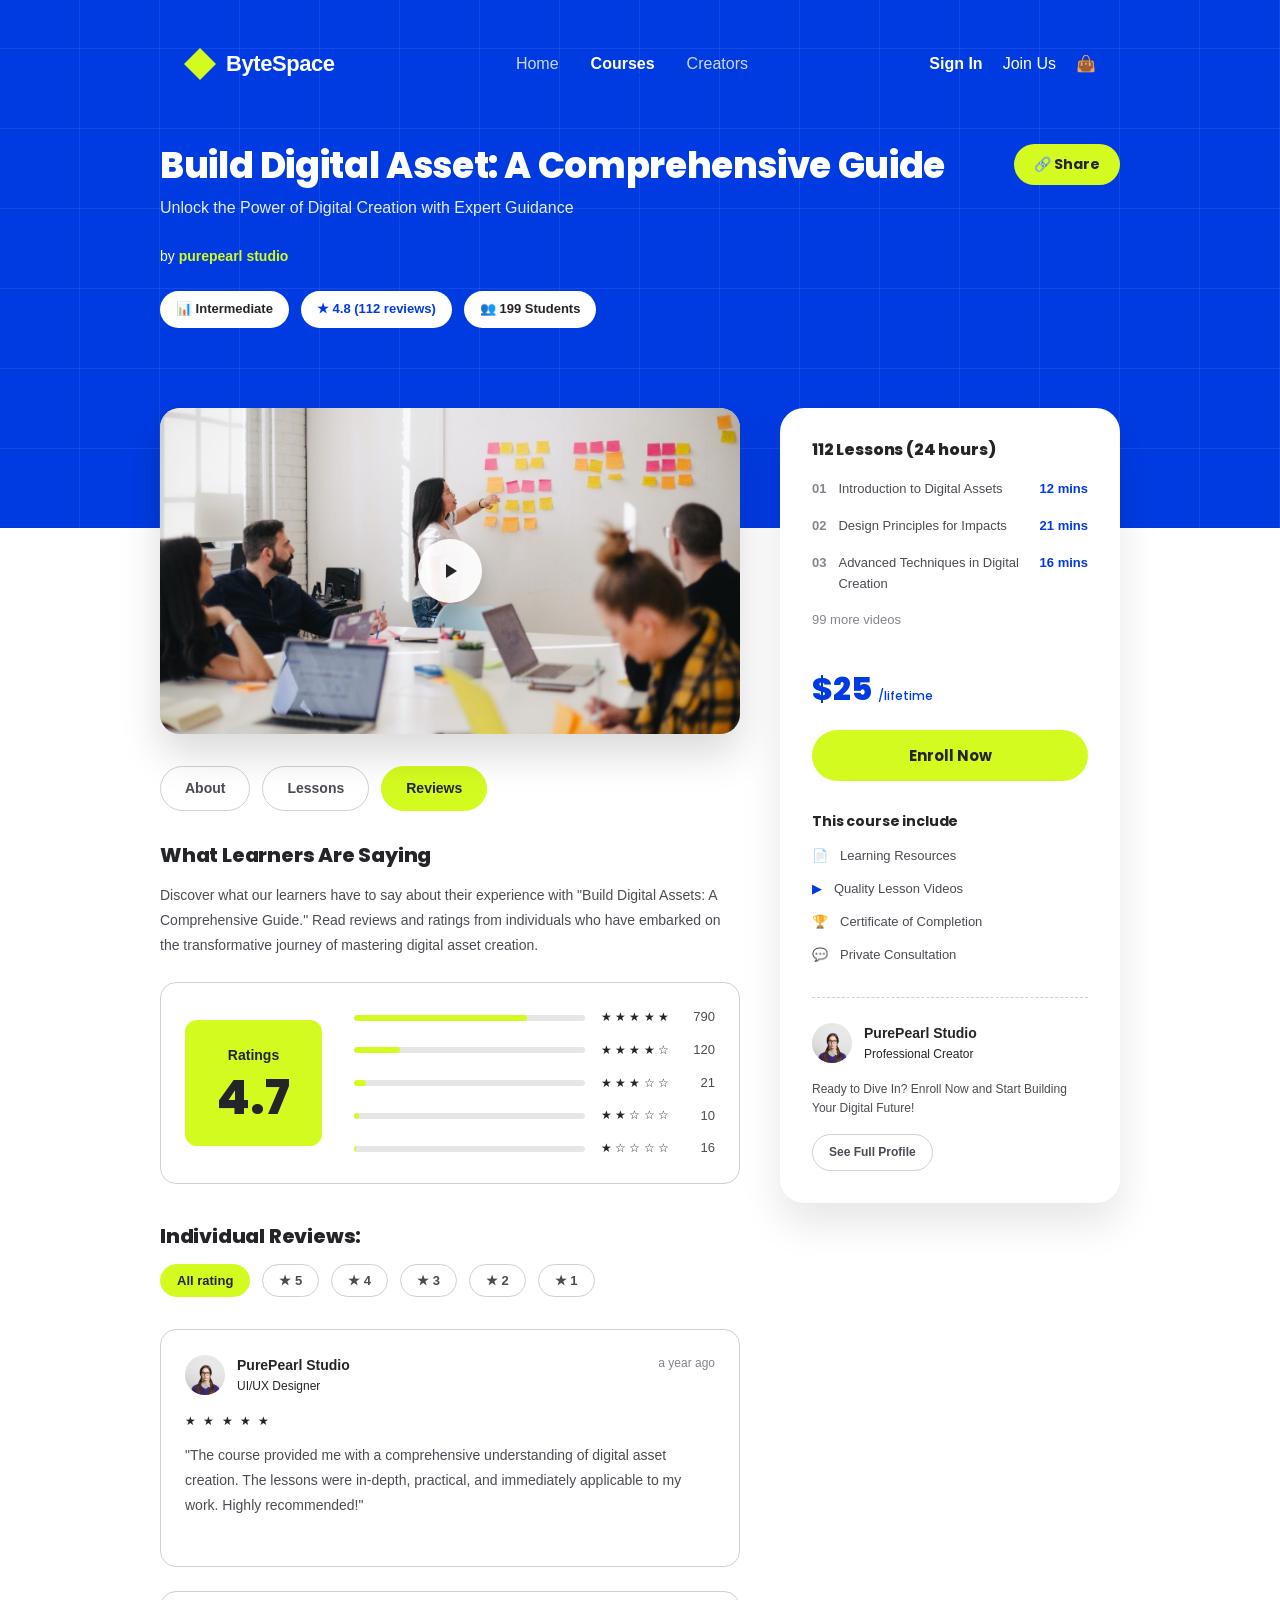
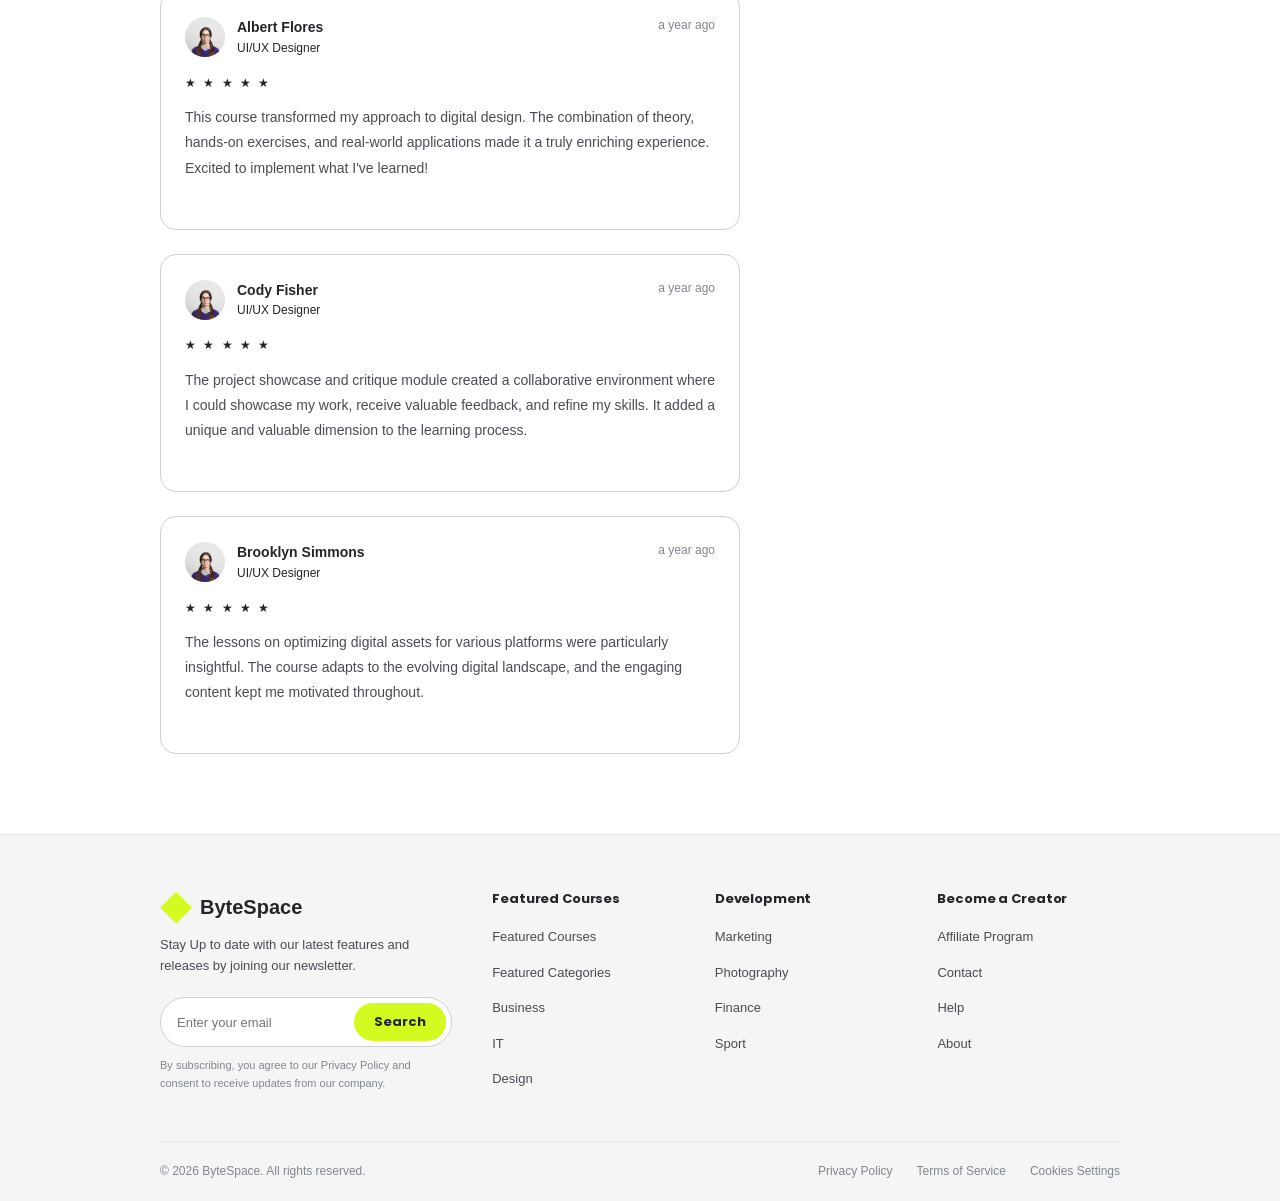
<file: course-reviews.html>
<!DOCTYPE html>
<html lang="en">
<head>
  <meta charset="UTF-8">
  <meta name="viewport" content="width=device-width, initial-scale=1.0">
  <title>Course Detail - Reviews | ByteSpace</title>
  <link href="https://fonts.googleapis.com/css2?family=Poppins:wght@400;500;600;700&display=swap" rel="stylesheet">
  <link href="https://api.fontshare.com/v2/css?f[]=satoshi@400,500,700&f[]=clash-display@600,700&display=swap" rel="stylesheet">
  <link rel="stylesheet" href="css/styles.css">
  <style>
    /* Header Styles (Same as course-detail) */
    .course-hero {
      background: var(--blue-800); position: relative; padding-top: 24px; padding-bottom: 160px; color: white;
    }
    .course-hero::before {
      content: ''; position: absolute; inset: 0;
      background-image: repeating-linear-gradient(0deg, transparent, transparent 79px, rgba(255,255,255,0.08) 79px, rgba(255,255,255,0.08) 80px),
                        repeating-linear-gradient(90deg, transparent, transparent 79px, rgba(255,255,255,0.08) 79px, rgba(255,255,255,0.08) 80px);
      pointer-events: none; z-index: 0;
    }
    .ch-top { position: relative; z-index: 2; margin-top: 40px; display: flex; justify-content: space-between; align-items: flex-start; margin-bottom: 40px; }
    .ch-title { font-family: var(--font-heading); font-size: clamp(28px, 4vw, 36px); font-weight: 800; margin-bottom: 8px; line-height: 1.2; }
    .ch-subtitle { font-size: 16px; color: rgba(255,255,255,0.9); margin-bottom: 24px; }
    .ch-author { font-size: 14px; margin-bottom: 24px; }
    .ch-author span { color: var(--lime-400); font-weight: 600; }
    
    .ch-meta-pills { display: flex; gap: 12px; }
    .ch-meta-pill { background: white; color: var(--gray-950); padding: 8px 16px; border-radius: 50px; font-size: 13px; font-weight: 700; display: flex; align-items: center; gap: 8px; }
    .ch-meta-pill.blue-text { color: var(--blue-800); }
    .btn-share { background: var(--lime-400); color: var(--gray-950); font-weight: 700; padding: 10px 20px; border-radius: 50px; border: none; cursor: pointer; display: flex; align-items: center; gap: 8px; font-size: 14px; font-family: var(--font-heading); }

    /* Main Layout */
    .course-layout {
      position: relative; z-index: 5;
      max-width: var(--container-max); margin: 0 auto; padding: 0 var(--container-pad);
      display: grid; grid-template-columns: 1fr 340px; gap: 40px;
      margin-top: -120px; margin-bottom: 80px; align-items: flex-start;
    }
    .course-main { display: flex; flex-direction: column; }
    
    .course-video {
      width: 100%; border-radius: 20px; overflow: hidden; position: relative;
      box-shadow: 0 20px 40px rgba(0,0,0,0.15); margin-bottom: 32px; aspect-ratio: 16/9; background: #ddd;
    }
    .course-video img { width: 100%; height: 100%; object-fit: cover; }
    .play-btn {
      position: absolute; top: 50%; left: 50%; transform: translate(-50%, -50%);
      width: 64px; height: 64px; background: rgba(255,255,255,0.9); border-radius: 50%;
      display: flex; align-items: center; justify-content: center; cursor: pointer; box-shadow: 0 10px 20px rgba(0,0,0,0.2);
    }

    /* Tabs */
    .course-tabs { display: flex; gap: 12px; margin-bottom: 32px; }
    .tab-btn {
      background: white; border: 1px solid var(--gray-200); padding: 10px 24px; border-radius: 50px;
      font-size: 14px; font-weight: 600; color: var(--gray-700); cursor: pointer; text-decoration: none;
    }
    .tab-btn.active { background: var(--lime-400); border-color: var(--lime-400); color: var(--gray-950); }

    /* Tab Content - Reviews */
    .tab-content h3 { font-family: var(--font-heading); font-size: 20px; font-weight: 800; color: var(--gray-950); margin-bottom: 16px; margin-top: 32px; }
    .tab-content h3:first-child { margin-top: 0; }
    .tab-content p { font-size: 14px; color: var(--gray-700); line-height: 1.8; margin-bottom: 24px; }

    /* Rating Summary Box */
    .rating-summary {
      display: flex; align-items: center; gap: 32px;
      border: 1px solid var(--gray-200); border-radius: 16px; padding: 24px; margin-bottom: 40px;
    }
    .rs-left {
      background: var(--lime-400); border-radius: 12px; padding: 24px 32px; text-align: center;
      display: flex; flex-direction: column; align-items: center; justify-content: center;
    }
    .rs-label { font-size: 14px; font-weight: 700; color: var(--gray-950); margin-bottom: 8px; }
    .rs-score { font-family: var(--font-heading); font-size: 48px; font-weight: 800; color: var(--gray-950); line-height: 1; }
    
    .rs-right { flex: 1; display: flex; flex-direction: column; gap: 12px; }
    .rs-row { display: flex; align-items: center; gap: 16px; font-size: 13px; color: var(--gray-700); }
    .rs-bar-container { flex: 1; height: 6px; background: var(--gray-100); border-radius: 4px; overflow: hidden; }
    .rs-bar-fill { height: 100%; background: var(--lime-400); border-radius: 4px; }
    .rs-stars { display: flex; gap: 4px; color: var(--gray-950); font-size: 12px; min-width: 60px; }
    .rs-count { min-width: 30px; text-align: right; }

    /* Reviews Filter */
    .review-filters { display: flex; gap: 12px; margin-bottom: 32px; }
    .rf-pill { background: white; border: 1px solid var(--gray-200); padding: 8px 16px; border-radius: 50px; font-size: 13px; font-weight: 600; color: var(--gray-700); cursor: pointer; display: flex; align-items: center; gap: 6px; }
    .rf-pill.active { background: var(--lime-400); border-color: var(--lime-400); color: var(--gray-950); }

    /* Individual Reviews */
    .review-list { display: flex; flex-direction: column; gap: 24px; }
    .review-item { border: 1px solid var(--gray-200); border-radius: 16px; padding: 24px; }
    .ri-header { display: flex; justify-content: space-between; align-items: flex-start; margin-bottom: 16px; }
    .ri-user { display: flex; gap: 12px; align-items: center; }
    .ri-avatar { width: 40px; height: 40px; border-radius: 50%; object-fit: cover; }
    .ri-name { font-weight: 700; font-size: 14px; color: var(--gray-950); }
    .ri-role { font-size: 12px; color: var(--gray-500); }
    .ri-time { font-size: 12px; color: var(--gray-400); }
    
    .ri-stars { color: var(--gray-950); font-size: 12px; margin-bottom: 12px; letter-spacing: 2px; }
    .ri-text { font-size: 13px; color: var(--gray-700); line-height: 1.6; margin: 0; }

    /* Right Column (Sidebar) */
    .course-sidebar { background: white; border-radius: 24px; padding: 32px; box-shadow: 0 20px 40px rgba(0,0,0,0.1); }
    .cs-title { font-size: 16px; font-weight: 800; color: var(--gray-950); margin-bottom: 20px; }
    .cs-lessons-list { list-style: none; padding: 0; margin: 0 0 16px 0; }
    .cs-lesson-item { display: flex; justify-content: space-between; align-items: flex-start; margin-bottom: 16px; font-size: 13px; }
    .cs-lesson-left { display: flex; gap: 12px; color: var(--gray-700); }
    .cs-lesson-num { font-weight: 600; color: var(--gray-400); }
    .cs-lesson-time { color: var(--blue-800); font-weight: 600; white-space: nowrap; }
    .cs-more { font-size: 13px; color: var(--gray-400); margin-bottom: 32px; }
    .cs-price { font-family: var(--font-heading); font-size: 32px; font-weight: 800; color: var(--blue-800); margin-bottom: 16px; }
    .cs-price span { font-size: 12px; font-weight: 500; color: var(--gray-500); }
    .btn-enroll { background: var(--lime-400); color: var(--gray-950); font-family: var(--font-heading); font-weight: 700; font-size: 15px; width: 100%; border: none; padding: 14px; border-radius: 50px; cursor: pointer; transition: opacity 0.2s; margin-bottom: 32px; }
    .btn-enroll:hover { opacity: 0.9; }
    .cs-includes h4 { font-size: 14px; font-weight: 700; color: var(--gray-950); margin-bottom: 16px; }
    .cs-inc-list { list-style: none; padding: 0; margin: 0 0 32px 0; }
    .cs-inc-list li { display: flex; align-items: center; gap: 12px; font-size: 13px; color: var(--gray-700); margin-bottom: 12px; }
    .cs-inc-icon { color: var(--blue-800); }
    .cs-creator { border-top: 1px dashed var(--gray-200); padding-top: 24px; }
    .cs-cr-header { display: flex; gap: 12px; align-items: center; margin-bottom: 16px; }
    .cs-cr-header img { width: 40px; height: 40px; border-radius: 50%; object-fit: cover; }
    .cs-cr-name { font-weight: 700; font-size: 14px; color: var(--gray-950); }
    .cs-cr-role { font-size: 12px; color: var(--gray-500); }
    .cs-cr-desc { font-size: 12px; color: var(--gray-700); line-height: 1.6; margin-bottom: 16px; }
    .btn-profile { background: white; border: 1px solid var(--gray-200); padding: 8px 16px; border-radius: 50px; font-size: 12px; font-weight: 600; color: var(--gray-700); cursor: pointer; text-decoration: none; display: inline-block; }

    /* Navbar override */
    .navbar.blue-bg { background: transparent; position: relative; z-index: 10; border: none; }
    .navbar.blue-bg .navbar__nav a { color: rgba(255,255,255,0.8); }
    .navbar.blue-bg .navbar__nav a.active { color: white; font-weight: 700; }
    .navbar.blue-bg .navbar__logo-text { color: white; }
    .navbar.blue-bg .btn-ghost-dark { color: white; }
    .navbar.blue-bg .btn-primary { background: transparent; color: white; padding: 0; font-weight: 500; }
  </style>
</head>
<body>

  <!-- HEADER -->
  <section class="course-hero">
    <div style="max-width: var(--container-max); margin: 0 auto; padding: 0 var(--container-pad);">
      <nav class="navbar blue-bg" style="padding:0;">
        <div class="navbar__inner" style="justify-content:space-between; display:flex; align-items:center;">
          <a href="index.html" class="navbar__logo">
            <div class="navbar__logo-icon"></div>
            <span class="navbar__logo-text">ByteSpace</span>
          </a>
          <ul class="navbar__nav" style="display:flex; gap:32px; list-style:none;">
            <li><a href="index.html" style="text-decoration:none;">Home</a></li>
            <li><a href="search.html" class="active" style="text-decoration:none;">Courses</a></li>
            <li><a href="creator-profile.html" style="text-decoration:none;">Creators</a></li>
          </ul>
          <div style="display:flex; align-items:center; gap:20px;">
            <a href="login.html" class="btn-ghost-dark" style="text-decoration:none;font-weight:600;">Sign In</a>
            <a href="register.html" class="btn-primary" style="text-decoration:none;">Join Us</a>
            <div style="color:white;cursor:pointer;">👜</div>
          </div>
        </div>
      </nav>

      <div class="ch-top">
        <div>
          <h1 class="ch-title">Build Digital Asset: A Comprehensive Guide</h1>
          <p class="ch-subtitle">Unlock the Power of Digital Creation with Expert Guidance</p>
          <div class="ch-author">by <span>purepearl studio</span></div>
          
          <div class="ch-meta-pills">
            <div class="ch-meta-pill">📊 Intermediate</div>
            <div class="ch-meta-pill blue-text">★ 4.8 (112 reviews)</div>
            <div class="ch-meta-pill">👥 199 Students</div>
          </div>
        </div>
        <button class="btn-share">🔗 Share</button>
      </div>
    </div>
  </section>

  <!-- MAIN LAYOUT -->
  <div class="course-layout">
    
    <!-- LEFT: Video + Tabs Content -->
    <div class="course-main">
      <div class="course-video">
        <img src="assets/images/d6.jpg" alt="Video Placeholder">
        <div class="play-btn">
          <svg width="24" height="24" viewBox="0 0 24 24" fill="var(--gray-950)"><path d="M8 5v14l11-7z"/></svg>
        </div>
      </div>

      <div class="course-tabs">
        <a href="course-detail.html" class="tab-btn">About</a>
        <a href="course-lessons.html" class="tab-btn">Lessons</a>
        <a href="course-reviews.html" class="tab-btn active">Reviews</a>
      </div>

      <div class="tab-content">
        <h3>What Learners Are Saying</h3>
        <p>Discover what our learners have to say about their experience with "Build Digital Assets: A Comprehensive Guide." Read reviews and ratings from individuals who have embarked on the transformative journey of mastering digital asset creation.</p>
        
        <div class="rating-summary">
          <div class="rs-left">
            <div class="rs-label">Ratings</div>
            <div class="rs-score">4.7</div>
          </div>
          
          <div class="rs-right">
            <div class="rs-row">
              <div class="rs-bar-container"><div class="rs-bar-fill" style="width:75%;"></div></div>
              <div class="rs-stars">★ ★ ★ ★ ★</div>
              <div class="rs-count">790</div>
            </div>
            <div class="rs-row">
              <div class="rs-bar-container"><div class="rs-bar-fill" style="width:20%;"></div></div>
              <div class="rs-stars">★ ★ ★ ★ ☆</div>
              <div class="rs-count">120</div>
            </div>
            <div class="rs-row">
              <div class="rs-bar-container"><div class="rs-bar-fill" style="width:5%;"></div></div>
              <div class="rs-stars">★ ★ ★ ☆ ☆</div>
              <div class="rs-count">21</div>
            </div>
            <div class="rs-row">
              <div class="rs-bar-container"><div class="rs-bar-fill" style="width:2%;"></div></div>
              <div class="rs-stars">★ ★ ☆ ☆ ☆</div>
              <div class="rs-count">10</div>
            </div>
            <div class="rs-row">
              <div class="rs-bar-container"><div class="rs-bar-fill" style="width:1%;"></div></div>
              <div class="rs-stars">★ ☆ ☆ ☆ ☆</div>
              <div class="rs-count">16</div>
            </div>
          </div>
        </div>

        <h3>Individual Reviews:</h3>
        <div class="review-filters">
          <button class="rf-pill active">All rating</button>
          <button class="rf-pill">★ 5</button>
          <button class="rf-pill">★ 4</button>
          <button class="rf-pill">★ 3</button>
          <button class="rf-pill">★ 2</button>
          <button class="rf-pill">★ 1</button>
        </div>

        <div class="review-list">
          <!-- Review 1 -->
          <div class="review-item">
            <div class="ri-header">
              <div class="ri-user">
                <img src="assets/images/d9.jpg" alt="User Avatar" class="ri-avatar">
                <div>
                  <div class="ri-name">PurePearl Studio</div>
                  <div class="ri-role">UI/UX Designer</div>
                </div>
              </div>
              <div class="ri-time">a year ago</div>
            </div>
            <div class="ri-stars">★ ★ ★ ★ ★</div>
            <p class="ri-text">"The course provided me with a comprehensive understanding of digital asset creation. The lessons were in-depth, practical, and immediately applicable to my work. Highly recommended!"</p>
          </div>
          
          <!-- Review 2 -->
          <div class="review-item">
            <div class="ri-header">
              <div class="ri-user">
                <img src="assets/images/d9.jpg" alt="User Avatar" class="ri-avatar">
                <div>
                  <div class="ri-name">Albert Flores</div>
                  <div class="ri-role">UI/UX Designer</div>
                </div>
              </div>
              <div class="ri-time">a year ago</div>
            </div>
            <div class="ri-stars">★ ★ ★ ★ ★</div>
            <p class="ri-text">This course transformed my approach to digital design. The combination of theory, hands-on exercises, and real-world applications made it a truly enriching experience. Excited to implement what I've learned!</p>
          </div>
          
          <!-- Review 3 -->
          <div class="review-item">
            <div class="ri-header">
              <div class="ri-user">
                <img src="assets/images/d9.jpg" alt="User Avatar" class="ri-avatar">
                <div>
                  <div class="ri-name">Cody Fisher</div>
                  <div class="ri-role">UI/UX Designer</div>
                </div>
              </div>
              <div class="ri-time">a year ago</div>
            </div>
            <div class="ri-stars">★ ★ ★ ★ ★</div>
            <p class="ri-text">The project showcase and critique module created a collaborative environment where I could showcase my work, receive valuable feedback, and refine my skills. It added a unique and valuable dimension to the learning process.</p>
          </div>
          
          <!-- Review 4 -->
          <div class="review-item">
            <div class="ri-header">
              <div class="ri-user">
                <img src="assets/images/d9.jpg" alt="User Avatar" class="ri-avatar">
                <div>
                  <div class="ri-name">Brooklyn Simmons</div>
                  <div class="ri-role">UI/UX Designer</div>
                </div>
              </div>
              <div class="ri-time">a year ago</div>
            </div>
            <div class="ri-stars">★ ★ ★ ★ ★</div>
            <p class="ri-text">The lessons on optimizing digital assets for various platforms were particularly insightful. The course adapts to the evolving digital landscape, and the engaging content kept me motivated throughout.</p>
          </div>
        </div>

      </div>
    </div>

    <!-- RIGHT: Sidebar -->
    <div class="course-sidebar">
      <h3 class="cs-title">112 Lessons (24 hours)</h3>
      <ul class="cs-lessons-list">
        <li class="cs-lesson-item">
          <div class="cs-lesson-left">
            <span class="cs-lesson-num">01</span>
            <span>Introduction to Digital Assets</span>
          </div>
          <span class="cs-lesson-time">12 mins</span>
        </li>
        <li class="cs-lesson-item">
          <div class="cs-lesson-left">
            <span class="cs-lesson-num">02</span>
            <span>Design Principles for Impacts</span>
          </div>
          <span class="cs-lesson-time">21 mins</span>
        </li>
        <li class="cs-lesson-item">
          <div class="cs-lesson-left">
            <span class="cs-lesson-num">03</span>
            <span>Advanced Techniques in Digital Creation</span>
          </div>
          <span class="cs-lesson-time">16 mins</span>
        </li>
      </ul>
      <div class="cs-more">99 more videos</div>
      
      <div class="cs-price">$25 <span>/lifetime</span></div>
      <button class="btn-enroll">Enroll Now</button>
      
      <div class="cs-includes">
        <h4>This course include</h4>
        <ul class="cs-inc-list">
          <li><span class="cs-inc-icon">📄</span> Learning Resources</li>
          <li><span class="cs-inc-icon">▶</span> Quality Lesson Videos</li>
          <li><span class="cs-inc-icon">🏆</span> Certificate of Completion</li>
          <li><span class="cs-inc-icon">💬</span> Private Consultation</li>
        </ul>
      </div>

      <div class="cs-creator">
        <div class="cs-cr-header">
          <img src="assets/images/d9.jpg" alt="PurePearl Studio">
          <div>
            <div class="cs-cr-name">PurePearl Studio</div>
            <div class="cs-cr-role">Professional Creator</div>
          </div>
        </div>
        <p class="cs-cr-desc">Ready to Dive In? Enroll Now and Start Building Your Digital Future!</p>
        <a href="creator-profile.html" class="btn-profile">See Full Profile</a>
      </div>
    </div>

  </div>

  <!-- FOOTER -->
  <footer style="background:var(--gray-50);border-top:1px solid var(--gray-100);padding:56px 0 0;">
    <div style="max-width:var(--container-max);margin:0 auto;padding:0 var(--container-pad);">
      <div style="display:grid;grid-template-columns:1.6fr 1fr 1fr 1fr;gap:40px;margin-bottom:40px;">
        <div>
          <a href="index.html" style="display:inline-flex;align-items:center;gap:8px;text-decoration:none;margin-bottom:12px;">
            <div class="navbar__logo-icon"></div>
            <span style="font-family:var(--font-logo);font-size:20px;font-weight:700;color:var(--gray-950);">ByteSpace</span>
          </a>
          <p style="color:var(--gray-700);font-size:13px;line-height:1.6;margin-bottom:20px;">Stay Up to date with our latest features and releases by joining our newsletter.</p>
          <div style="display:flex;background:white;border:1px solid var(--gray-200);border-radius:50px;padding:5px 5px 5px 16px;margin-bottom:10px;">
            <input type="email" placeholder="Enter your email" style="flex:1;border:none;outline:none;font-size:13px;font-family:var(--font-body);color:var(--gray-700);background:transparent;">
            <button style="background:var(--lime-400);color:var(--gray-950);border:none;padding:9px 20px;border-radius:50px;font-weight:700;font-size:13px;cursor:pointer;font-family:var(--font-heading);">Search</button>
          </div>
          <p style="color:var(--gray-400);font-size:11px;">By subscribing, you agree to our Privacy Policy and consent to receive updates from our company.</p>
        </div>
        <div>
          <h4 style="font-size:13px;font-weight:700;color:var(--gray-950);margin-bottom:16px;">Featured Courses</h4>
          <ul style="list-style:none;padding:0;">
            <li style="margin-bottom:10px;"><a href="#" style="color:var(--gray-700);font-size:13px;text-decoration:none;">Featured Courses</a></li>
            <li style="margin-bottom:10px;"><a href="#" style="color:var(--gray-700);font-size:13px;text-decoration:none;">Featured Categories</a></li>
            <li style="margin-bottom:10px;"><a href="#" style="color:var(--gray-700);font-size:13px;text-decoration:none;">Business</a></li>
            <li style="margin-bottom:10px;"><a href="#" style="color:var(--gray-700);font-size:13px;text-decoration:none;">IT</a></li>
            <li style="margin-bottom:10px;"><a href="#" style="color:var(--gray-700);font-size:13px;text-decoration:none;">Design</a></li>
          </ul>
        </div>
        <div>
          <h4 style="font-size:13px;font-weight:700;color:var(--gray-950);margin-bottom:16px;">Development</h4>
          <ul style="list-style:none;padding:0;">
            <li style="margin-bottom:10px;"><a href="#" style="color:var(--gray-700);font-size:13px;text-decoration:none;">Marketing</a></li>
            <li style="margin-bottom:10px;"><a href="#" style="color:var(--gray-700);font-size:13px;text-decoration:none;">Photography</a></li>
            <li style="margin-bottom:10px;"><a href="#" style="color:var(--gray-700);font-size:13px;text-decoration:none;">Finance</a></li>
            <li style="margin-bottom:10px;"><a href="#" style="color:var(--gray-700);font-size:13px;text-decoration:none;">Sport</a></li>
          </ul>
        </div>
        <div>
          <h4 style="font-size:13px;font-weight:700;color:var(--gray-950);margin-bottom:16px;">Become a Creator</h4>
          <ul style="list-style:none;padding:0;">
            <li style="margin-bottom:10px;"><a href="#" style="color:var(--gray-700);font-size:13px;text-decoration:none;">Affiliate Program</a></li>
            <li style="margin-bottom:10px;"><a href="#" style="color:var(--gray-700);font-size:13px;text-decoration:none;">Contact</a></li>
            <li style="margin-bottom:10px;"><a href="#" style="color:var(--gray-700);font-size:13px;text-decoration:none;">Help</a></li>
            <li style="margin-bottom:10px;"><a href="#" style="color:var(--gray-700);font-size:13px;text-decoration:none;">About</a></li>
          </ul>
        </div>
      </div>
      <div style="border-top:1px solid var(--gray-100);padding:20px 0;display:flex;justify-content:space-between;align-items:center;flex-wrap:wrap;gap:12px;">
        <p style="color:var(--gray-400);font-size:12px;margin:0;">&copy; 2026 ByteSpace. All rights reserved.</p>
        <div style="display:flex;gap:24px;">
          <a href="#" style="color:var(--gray-400);font-size:12px;text-decoration:none;">Privacy Policy</a>
          <a href="#" style="color:var(--gray-400);font-size:12px;text-decoration:none;">Terms of Service</a>
          <a href="#" style="color:var(--gray-400);font-size:12px;text-decoration:none;">Cookies Settings</a>
        </div>
      </div>
    </div>
  </footer>

</body>
</html>
</file>
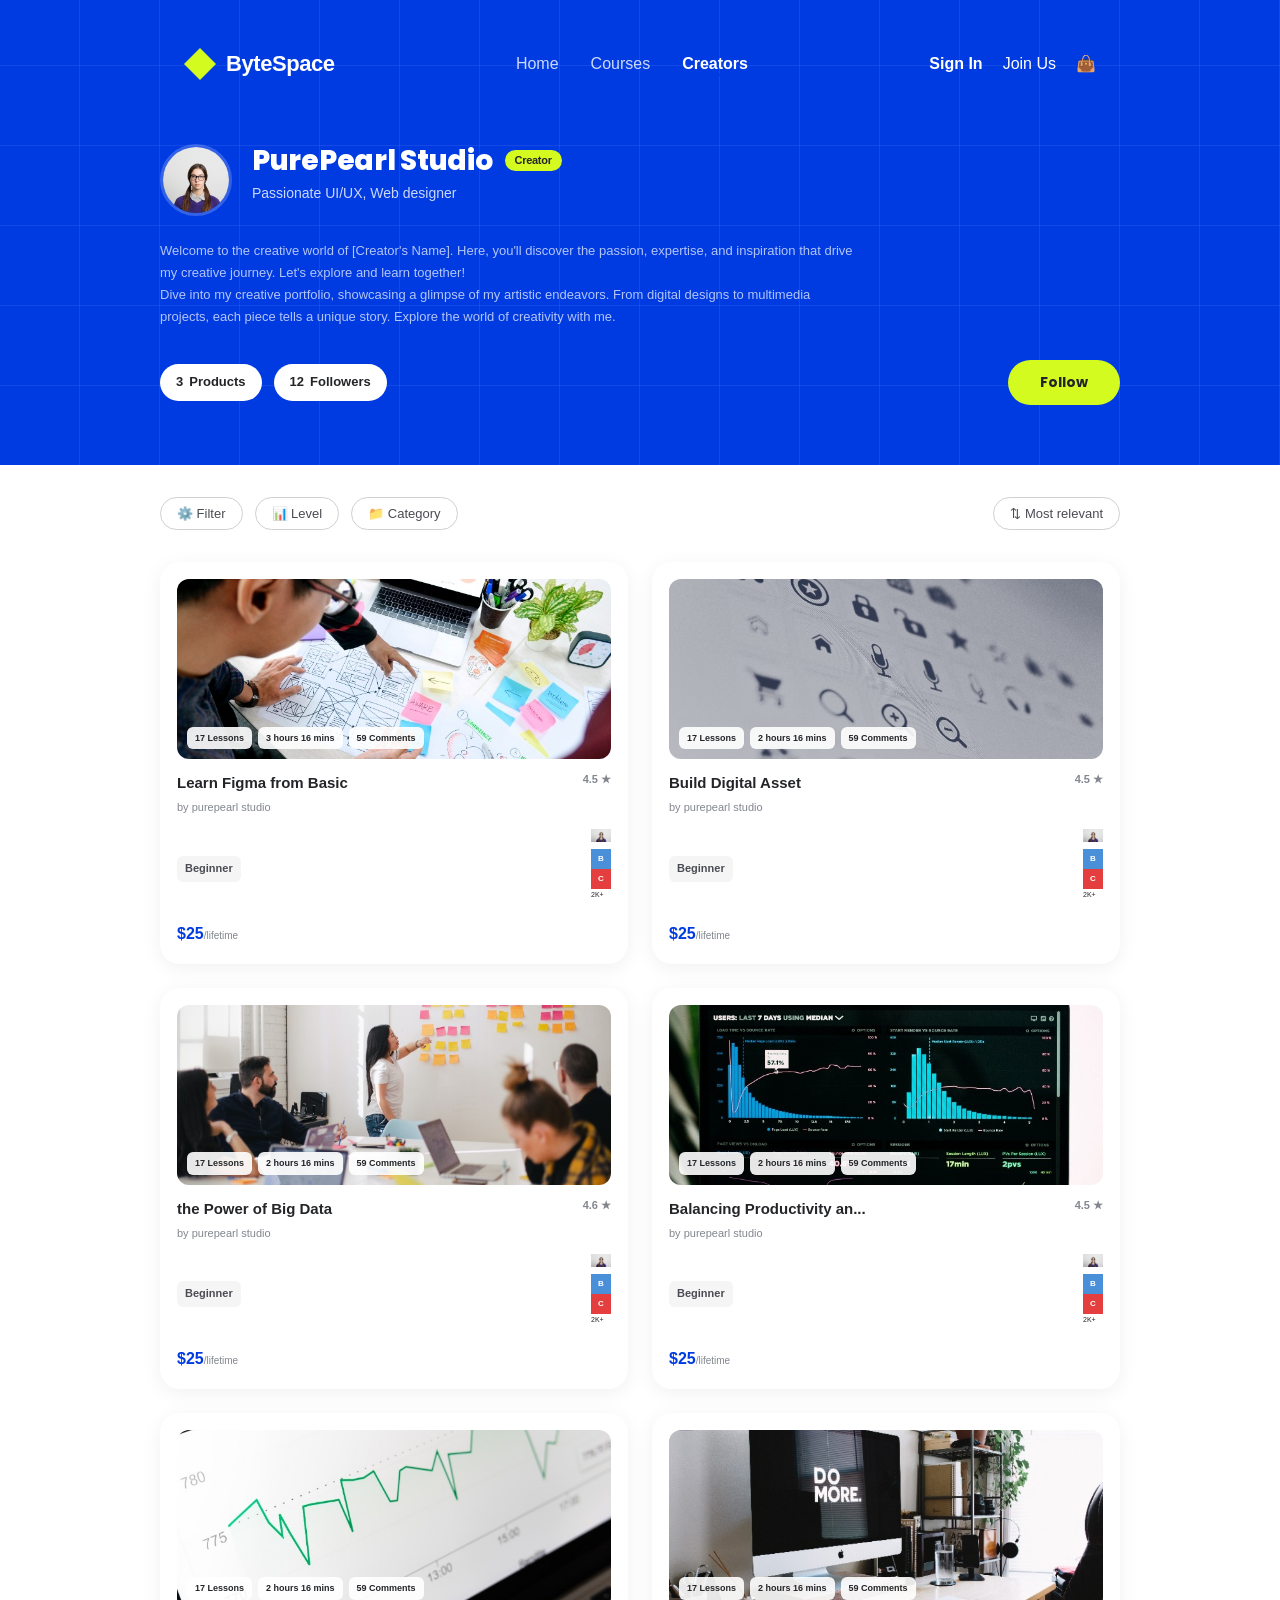
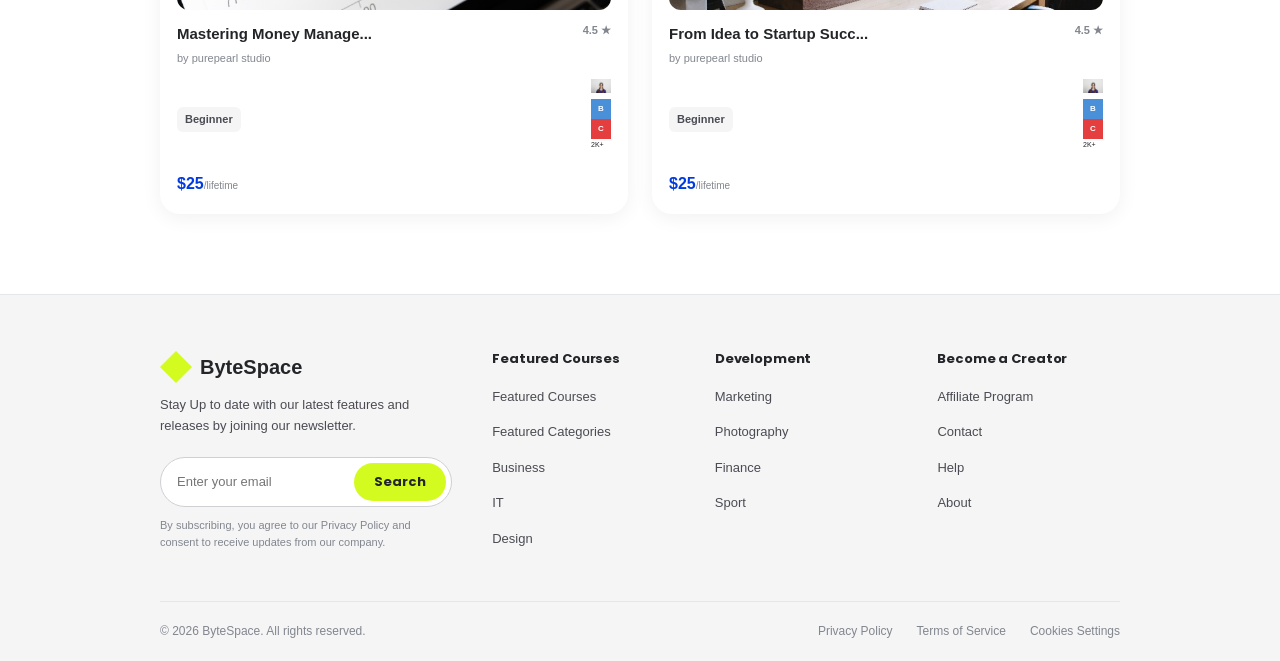
<file: creator-profile.html>
<!DOCTYPE html>
<html lang="en">
<head>
  <meta charset="UTF-8">
  <meta name="viewport" content="width=device-width, initial-scale=1.0">
  <title>Creator Profile | ByteSpace</title>
  <link href="https://fonts.googleapis.com/css2?family=Poppins:wght@400;500;600;700&display=swap" rel="stylesheet">
  <link href="https://api.fontshare.com/v2/css?f[]=satoshi@400,500,700&f[]=clash-display@600,700&display=swap" rel="stylesheet">
  <link rel="stylesheet" href="css/styles.css">
  <style>
    /* Header Styles */
    .profile-hero {
      background: var(--blue-800);
      position: relative;
      overflow: hidden;
      padding-top: 24px;
      padding-bottom: 60px;
      color: white;
    }
    .profile-hero::before {
      content: ''; position: absolute; inset: 0;
      background-image: repeating-linear-gradient(0deg, transparent, transparent 79px, rgba(255,255,255,0.08) 79px, rgba(255,255,255,0.08) 80px),
                        repeating-linear-gradient(90deg, transparent, transparent 79px, rgba(255,255,255,0.08) 79px, rgba(255,255,255,0.08) 80px);
      pointer-events: none; z-index: 0;
    }
    .profile-hero-content { position: relative; z-index: 2; margin-top: 40px; }
    
    .profile-header-info { display: flex; gap: 20px; align-items: flex-start; margin-bottom: 24px; }
    .profile-avatar { width: 72px; height: 72px; border-radius: 50%; border: 3px solid rgba(255,255,255,0.2); object-fit: cover; }
    .profile-name { font-family: var(--font-heading); font-size: 28px; font-weight: 800; display: flex; align-items: center; gap: 12px; margin-bottom: 4px; }
    .creator-badge { background: var(--lime-400); color: var(--gray-950); font-size: 11px; font-weight: 700; padding: 4px 10px; border-radius: 50px; font-family: var(--font-body); }
    .profile-role { font-size: 14px; color: rgba(255,255,255,0.8); }

    .profile-bio { font-size: 13px; color: rgba(255,255,255,0.7); line-height: 1.7; max-width: 700px; margin-bottom: 32px; }

    .profile-actions { display: flex; justify-content: space-between; align-items: center; }
    .profile-stats { display: flex; gap: 12px; }
    .stat-pill { background: white; color: var(--gray-950); font-size: 13px; font-weight: 700; padding: 8px 16px; border-radius: 50px; display: inline-flex; gap: 6px; }
    .btn-follow { background: var(--lime-400); color: var(--gray-950); font-family: var(--font-heading); font-weight: 700; font-size: 14px; border: none; padding: 12px 32px; border-radius: 50px; cursor: pointer; transition: opacity 0.2s; }
    .btn-follow:hover { opacity: 0.9; }

    /* Filters Bar */
    .filters-bar { padding: 32px 0 32px; display: flex; justify-content: space-between; align-items: center; }
    .filter-buttons { display: flex; gap: 12px; }
    .filter-btn { background: white; border: 1px solid var(--gray-200); padding: 8px 16px; border-radius: 50px; font-size: 13px; font-weight: 500; color: var(--gray-700); cursor: pointer; display: flex; align-items: center; gap: 6px; }
    .filter-btn:hover { background: var(--gray-50); }
    
    /* Results Grid (2 columns for profile) */
    .results-grid {
      display: grid;
      grid-template-columns: repeat(2, 1fr);
      gap: 24px;
      margin-bottom: 80px;
    }
    
    /* Navbar override for blue background */
    .navbar.blue-bg { background: transparent; position: relative; z-index: 10; border: none; }
    .navbar.blue-bg .navbar__nav a { color: rgba(255,255,255,0.8); }
    .navbar.blue-bg .navbar__nav a.active { color: white; font-weight: 700; }
    .navbar.blue-bg .navbar__logo-text { color: white; }
    .navbar.blue-bg .btn-ghost-dark { color: white; }
    .navbar.blue-bg .btn-primary { background: transparent; color: white; padding: 0; font-weight: 500; }
    
    /* Custom Course Card layout to match Figma */
    .cc {
      background: white; border-radius: 20px; padding: 16px; box-shadow: 0 4px 20px rgba(0,0,0,0.06); text-decoration: none; display: block; border: 1px solid transparent; transition: all 0.2s;
    }
    .cc:hover { transform: translateY(-4px); border-color: var(--blue-800); }
    .cc-thumb { position: relative; height: 180px; margin-bottom: 12px; }
    .cc-thumb img { width: 100%; height: 100%; object-fit: cover; border-radius: 12px; }
    .cc-pills { position: absolute; bottom: 10px; left: 10px; display: flex; gap: 6px; }
    .cc-pill { background: rgba(255,255,255,0.9); font-size: 9px; font-weight: 600; padding: 4px 8px; border-radius: 6px; color: var(--gray-950); }
    .cc-title { font-size: 15px; font-weight: 700; color: var(--gray-950); margin-bottom: 4px; display: flex; justify-content: space-between; }
    .cc-author { font-size: 11px; color: var(--gray-400); margin-bottom: 12px; display: block; }
    .cc-meta { display: flex; align-items: center; justify-content: space-between; margin-bottom: 12px; }
    .cc-badge { background: var(--gray-50); color: var(--gray-700); font-size: 11px; padding: 4px 8px; border-radius: 6px; font-weight: 600; }
    .cc-price { font-size: 16px; font-weight: 800; color: var(--blue-800); }
    .cc-price span { font-size: 10px; font-weight: 400; color: var(--gray-400); }
  </style>
</head>
<body>

  <!-- PROFILE HERO -->
  <section class="profile-hero">
    <div style="max-width: var(--container-max); margin: 0 auto; padding: 0 var(--container-pad);">
      <nav class="navbar blue-bg" style="padding:0;">
        <div class="navbar__inner" style="justify-content:space-between; display:flex; align-items:center;">
          <a href="index.html" class="navbar__logo">
            <div class="navbar__logo-icon"></div>
            <span class="navbar__logo-text">ByteSpace</span>
          </a>
          <ul class="navbar__nav" style="display:flex; gap:32px; list-style:none;">
            <li><a href="index.html" style="text-decoration:none;">Home</a></li>
            <li><a href="search.html" style="text-decoration:none;">Courses</a></li>
            <li><a href="creator-profile.html" class="active" style="text-decoration:none;">Creators</a></li>
          </ul>
          <div style="display:flex; align-items:center; gap:20px;">
            <a href="login.html" class="btn-ghost-dark" style="text-decoration:none;font-weight:600;">Sign In</a>
            <a href="register.html" class="btn-primary" style="text-decoration:none;">Join Us</a>
            <div style="color:white;cursor:pointer;">👜</div>
          </div>
        </div>
      </nav>

      <div class="profile-hero-content">
        <div class="profile-header-info">
          <img src="assets/images/d9.jpg" alt="PurePearl Studio" class="profile-avatar">
          <div>
            <h1 class="profile-name">PurePearl Studio <span class="creator-badge">Creator</span></h1>
            <div class="profile-role">Passionate UI/UX, Web designer</div>
          </div>
        </div>
        
        <p class="profile-bio">Welcome to the creative world of [Creator's Name]. Here, you'll discover the passion, expertise, and inspiration that drive my creative journey. Let's explore and learn together!<br>Dive into my creative portfolio, showcasing a glimpse of my artistic endeavors. From digital designs to multimedia projects, each piece tells a unique story. Explore the world of creativity with me.</p>
        
        <div class="profile-actions">
          <div class="profile-stats">
            <div class="stat-pill"><span>3</span> Products</div>
            <div class="stat-pill"><span>12</span> Followers</div>
          </div>
          <button class="btn-follow">Follow</button>
        </div>
      </div>
    </div>
  </section>

  <!-- SEARCH LAYOUT -->
  <div style="max-width: var(--container-max); margin: 0 auto; padding: 0 var(--container-pad);">
    <div class="filters-bar">
      <div class="filter-buttons">
        <button class="filter-btn">⚙️ Filter</button>
        <button class="filter-btn">📊 Level</button>
        <button class="filter-btn">📁 Category</button>
      </div>
      <div>
        <button class="filter-btn">⇅ Most relevant</button>
      </div>
    </div>

    <!-- Results Grid -->
    <div class="results-grid">
      
      <!-- Card 1 -->
      <a href="course-detail.html" class="cc">
        <div class="cc-thumb">
          <img src="assets/images/d1.jpg" alt="Learn Figma">
          <div class="cc-pills">
            <span class="cc-pill">17 Lessons</span>
            <span class="cc-pill">3 hours 16 mins</span>
            <span class="cc-pill">59 Comments</span>
          </div>
        </div>
        <div>
          <div class="cc-title">Learn Figma from Basic <span style="font-size:11px;font-weight:600;color:var(--gray-400);">4.5 ★</span></div>
          <span class="cc-author">by purepearl studio</span>
          <div class="cc-meta">
            <span class="cc-badge">Beginner</span>
            <div class="fs-avatars" style="margin:0;">
              <div class="fs-avatar" style="width:20px;height:20px;"><img src="assets/images/d9.jpg" alt="s1"></div>
              <div class="fs-avatar" style="width:20px;height:20px;background:#4A90D9;display:flex;align-items:center;justify-content:center;color:white;font-size:8px;font-weight:700;">B</div>
              <div class="fs-avatar" style="width:20px;height:20px;background:#E53E3E;display:flex;align-items:center;justify-content:center;color:white;font-size:8px;font-weight:700;">C</div>
              <div class="fs-more" style="width:20px;height:20px;font-size:7px;">2K+</div>
            </div>
          </div>
          <div class="cc-price">$25<span>/lifetime</span></div>
        </div>
      </a>

      <!-- Card 2 -->
      <a href="course-detail.html" class="cc">
        <div class="cc-thumb">
          <img src="assets/images/d2.jpg" alt="Build Digital Asset">
          <div class="cc-pills">
            <span class="cc-pill">17 Lessons</span>
            <span class="cc-pill">2 hours 16 mins</span>
            <span class="cc-pill">59 Comments</span>
          </div>
        </div>
        <div>
          <div class="cc-title">Build Digital Asset <span style="font-size:11px;font-weight:600;color:var(--gray-400);">4.5 ★</span></div>
          <span class="cc-author">by purepearl studio</span>
          <div class="cc-meta">
            <span class="cc-badge">Beginner</span>
            <div class="fs-avatars" style="margin:0;">
              <div class="fs-avatar" style="width:20px;height:20px;"><img src="assets/images/d9.jpg" alt="s1"></div>
              <div class="fs-avatar" style="width:20px;height:20px;background:#4A90D9;display:flex;align-items:center;justify-content:center;color:white;font-size:8px;font-weight:700;">B</div>
              <div class="fs-avatar" style="width:20px;height:20px;background:#E53E3E;display:flex;align-items:center;justify-content:center;color:white;font-size:8px;font-weight:700;">C</div>
              <div class="fs-more" style="width:20px;height:20px;font-size:7px;">2K+</div>
            </div>
          </div>
          <div class="cc-price">$25<span>/lifetime</span></div>
        </div>
      </a>

      <!-- Card 3 -->
      <a href="course-detail.html" class="cc">
        <div class="cc-thumb">
          <img src="assets/images/d6.jpg" alt="Big Data">
          <div class="cc-pills">
            <span class="cc-pill">17 Lessons</span>
            <span class="cc-pill">2 hours 16 mins</span>
            <span class="cc-pill">59 Comments</span>
          </div>
        </div>
        <div>
          <div class="cc-title">the Power of Big Data <span style="font-size:11px;font-weight:600;color:var(--gray-400);">4.6 ★</span></div>
          <span class="cc-author">by purepearl studio</span>
          <div class="cc-meta">
            <span class="cc-badge">Beginner</span>
            <div class="fs-avatars" style="margin:0;">
              <div class="fs-avatar" style="width:20px;height:20px;"><img src="assets/images/d9.jpg" alt="s1"></div>
              <div class="fs-avatar" style="width:20px;height:20px;background:#4A90D9;display:flex;align-items:center;justify-content:center;color:white;font-size:8px;font-weight:700;">B</div>
              <div class="fs-avatar" style="width:20px;height:20px;background:#E53E3E;display:flex;align-items:center;justify-content:center;color:white;font-size:8px;font-weight:700;">C</div>
              <div class="fs-more" style="width:20px;height:20px;font-size:7px;">2K+</div>
            </div>
          </div>
          <div class="cc-price">$25<span>/lifetime</span></div>
        </div>
      </a>

      <!-- Card 4 -->
      <a href="course-detail.html" class="cc">
        <div class="cc-thumb">
          <img src="assets/images/d3.jpg" alt="Productivity">
          <div class="cc-pills">
            <span class="cc-pill">17 Lessons</span>
            <span class="cc-pill">2 hours 16 mins</span>
            <span class="cc-pill">59 Comments</span>
          </div>
        </div>
        <div>
          <div class="cc-title">Balancing Productivity an... <span style="font-size:11px;font-weight:600;color:var(--gray-400);">4.5 ★</span></div>
          <span class="cc-author">by purepearl studio</span>
          <div class="cc-meta">
            <span class="cc-badge">Beginner</span>
            <div class="fs-avatars" style="margin:0;">
              <div class="fs-avatar" style="width:20px;height:20px;"><img src="assets/images/d9.jpg" alt="s1"></div>
              <div class="fs-avatar" style="width:20px;height:20px;background:#4A90D9;display:flex;align-items:center;justify-content:center;color:white;font-size:8px;font-weight:700;">B</div>
              <div class="fs-avatar" style="width:20px;height:20px;background:#E53E3E;display:flex;align-items:center;justify-content:center;color:white;font-size:8px;font-weight:700;">C</div>
              <div class="fs-more" style="width:20px;height:20px;font-size:7px;">2K+</div>
            </div>
          </div>
          <div class="cc-price">$25<span>/lifetime</span></div>
        </div>
      </a>

      <!-- Card 5 -->
      <a href="course-detail.html" class="cc">
        <div class="cc-thumb">
          <img src="assets/images/d5.jpg" alt="Money">
          <div class="cc-pills">
            <span class="cc-pill">17 Lessons</span>
            <span class="cc-pill">2 hours 16 mins</span>
            <span class="cc-pill">59 Comments</span>
          </div>
        </div>
        <div>
          <div class="cc-title">Mastering Money Manage... <span style="font-size:11px;font-weight:600;color:var(--gray-400);">4.5 ★</span></div>
          <span class="cc-author">by purepearl studio</span>
          <div class="cc-meta">
            <span class="cc-badge">Beginner</span>
            <div class="fs-avatars" style="margin:0;">
              <div class="fs-avatar" style="width:20px;height:20px;"><img src="assets/images/d9.jpg" alt="s1"></div>
              <div class="fs-avatar" style="width:20px;height:20px;background:#4A90D9;display:flex;align-items:center;justify-content:center;color:white;font-size:8px;font-weight:700;">B</div>
              <div class="fs-avatar" style="width:20px;height:20px;background:#E53E3E;display:flex;align-items:center;justify-content:center;color:white;font-size:8px;font-weight:700;">C</div>
              <div class="fs-more" style="width:20px;height:20px;font-size:7px;">2K+</div>
            </div>
          </div>
          <div class="cc-price">$25<span>/lifetime</span></div>
        </div>
      </a>

      <!-- Card 6 -->
      <a href="course-detail.html" class="cc">
        <div class="cc-thumb">
          <img src="assets/images/d4.jpg" alt="Startup">
          <div class="cc-pills">
            <span class="cc-pill">17 Lessons</span>
            <span class="cc-pill">2 hours 16 mins</span>
            <span class="cc-pill">59 Comments</span>
          </div>
        </div>
        <div>
          <div class="cc-title">From Idea to Startup Succ... <span style="font-size:11px;font-weight:600;color:var(--gray-400);">4.5 ★</span></div>
          <span class="cc-author">by purepearl studio</span>
          <div class="cc-meta">
            <span class="cc-badge">Beginner</span>
            <div class="fs-avatars" style="margin:0;">
              <div class="fs-avatar" style="width:20px;height:20px;"><img src="assets/images/d9.jpg" alt="s1"></div>
              <div class="fs-avatar" style="width:20px;height:20px;background:#4A90D9;display:flex;align-items:center;justify-content:center;color:white;font-size:8px;font-weight:700;">B</div>
              <div class="fs-avatar" style="width:20px;height:20px;background:#E53E3E;display:flex;align-items:center;justify-content:center;color:white;font-size:8px;font-weight:700;">C</div>
              <div class="fs-more" style="width:20px;height:20px;font-size:7px;">2K+</div>
            </div>
          </div>
          <div class="cc-price">$25<span>/lifetime</span></div>
        </div>
      </a>

    </div>

  </div>

  <!-- FOOTER -->
  <footer style="background:var(--gray-50);border-top:1px solid var(--gray-100);padding:56px 0 0;">
    <div style="max-width:var(--container-max);margin:0 auto;padding:0 var(--container-pad);">

      <!-- Top row: logo + newsletter + 3 link columns -->
      <div style="display:grid;grid-template-columns:1.6fr 1fr 1fr 1fr;gap:40px;margin-bottom:40px;">
        <!-- Brand + Newsletter -->
        <div>
          <a href="index.html" style="display:inline-flex;align-items:center;gap:8px;text-decoration:none;margin-bottom:12px;">
            <div class="navbar__logo-icon"></div>
            <span style="font-family:var(--font-logo);font-size:20px;font-weight:700;color:var(--gray-950);">ByteSpace</span>
          </a>
          <p style="color:var(--gray-700);font-size:13px;line-height:1.6;margin-bottom:20px;">Stay Up to date with our latest features and releases by joining our newsletter.</p>
          <div style="display:flex;background:white;border:1px solid var(--gray-200);border-radius:50px;padding:5px 5px 5px 16px;margin-bottom:10px;">
            <input type="email" placeholder="Enter your email" style="flex:1;border:none;outline:none;font-size:13px;font-family:var(--font-body);color:var(--gray-700);background:transparent;">
            <button style="background:var(--lime-400);color:var(--gray-950);border:none;padding:9px 20px;border-radius:50px;font-weight:700;font-size:13px;cursor:pointer;font-family:var(--font-heading);">Search</button>
          </div>
          <p style="color:var(--gray-400);font-size:11px;">By subscribing, you agree to our Privacy Policy and consent to receive updates from our company.</p>
        </div>

        <!-- Column 1 -->
        <div>
          <h4 style="font-size:13px;font-weight:700;color:var(--gray-950);margin-bottom:16px;">Featured Courses</h4>
          <ul style="list-style:none;padding:0;">
            <li style="margin-bottom:10px;"><a href="#" style="color:var(--gray-700);font-size:13px;text-decoration:none;">Featured Courses</a></li>
            <li style="margin-bottom:10px;"><a href="#" style="color:var(--gray-700);font-size:13px;text-decoration:none;">Featured Categories</a></li>
            <li style="margin-bottom:10px;"><a href="#" style="color:var(--gray-700);font-size:13px;text-decoration:none;">Business</a></li>
            <li style="margin-bottom:10px;"><a href="#" style="color:var(--gray-700);font-size:13px;text-decoration:none;">IT</a></li>
            <li style="margin-bottom:10px;"><a href="#" style="color:var(--gray-700);font-size:13px;text-decoration:none;">Design</a></li>
          </ul>
        </div>

        <!-- Column 2 -->
        <div>
          <h4 style="font-size:13px;font-weight:700;color:var(--gray-950);margin-bottom:16px;">Development</h4>
          <ul style="list-style:none;padding:0;">
            <li style="margin-bottom:10px;"><a href="#" style="color:var(--gray-700);font-size:13px;text-decoration:none;">Marketing</a></li>
            <li style="margin-bottom:10px;"><a href="#" style="color:var(--gray-700);font-size:13px;text-decoration:none;">Photography</a></li>
            <li style="margin-bottom:10px;"><a href="#" style="color:var(--gray-700);font-size:13px;text-decoration:none;">Finance</a></li>
            <li style="margin-bottom:10px;"><a href="#" style="color:var(--gray-700);font-size:13px;text-decoration:none;">Sport</a></li>
          </ul>
        </div>

        <!-- Column 3 -->
        <div>
          <h4 style="font-size:13px;font-weight:700;color:var(--gray-950);margin-bottom:16px;">Become a Creator</h4>
          <ul style="list-style:none;padding:0;">
            <li style="margin-bottom:10px;"><a href="#" style="color:var(--gray-700);font-size:13px;text-decoration:none;">Affiliate Program</a></li>
            <li style="margin-bottom:10px;"><a href="#" style="color:var(--gray-700);font-size:13px;text-decoration:none;">Contact</a></li>
            <li style="margin-bottom:10px;"><a href="#" style="color:var(--gray-700);font-size:13px;text-decoration:none;">Help</a></li>
            <li style="margin-bottom:10px;"><a href="#" style="color:var(--gray-700);font-size:13px;text-decoration:none;">About</a></li>
          </ul>
        </div>
      </div>

      <!-- Bottom bar -->
      <div style="border-top:1px solid var(--gray-100);padding:20px 0;display:flex;justify-content:space-between;align-items:center;flex-wrap:wrap;gap:12px;">
        <p style="color:var(--gray-400);font-size:12px;margin:0;">&copy; 2026 ByteSpace. All rights reserved.</p>
        <div style="display:flex;gap:24px;">
          <a href="#" style="color:var(--gray-400);font-size:12px;text-decoration:none;">Privacy Policy</a>
          <a href="#" style="color:var(--gray-400);font-size:12px;text-decoration:none;">Terms of Service</a>
          <a href="#" style="color:var(--gray-400);font-size:12px;text-decoration:none;">Cookies Settings</a>
        </div>
      </div>

    </div>
  </footer>

</body>
</html>
</file>
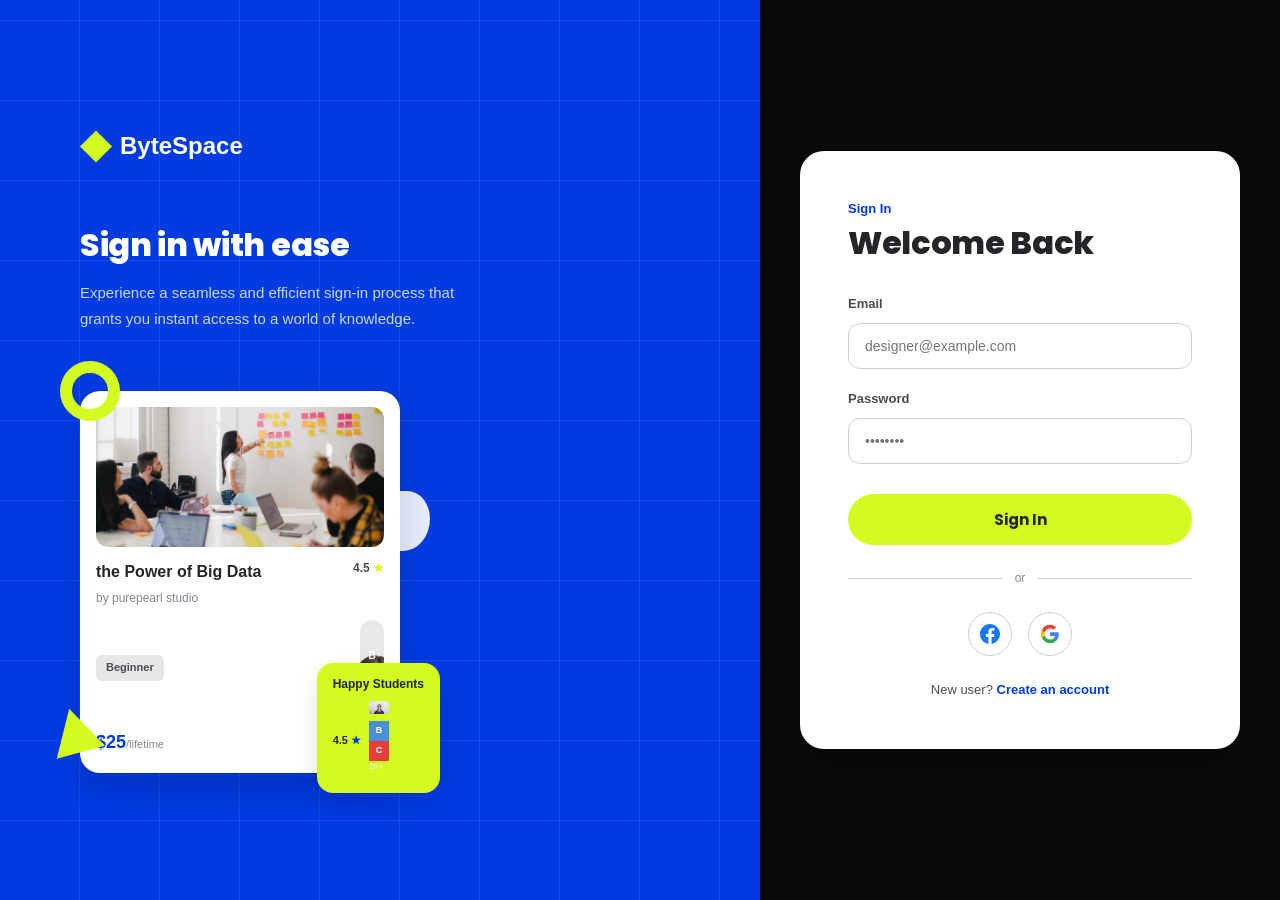
<file: login.html>
<!DOCTYPE html>
<html lang="en">
<head>
  <meta charset="UTF-8">
  <meta name="viewport" content="width=device-width, initial-scale=1.0">
  <title>Login | ByteSpace</title>
  <link href="https://fonts.googleapis.com/css2?family=Poppins:wght@400;500;600;700&display=swap" rel="stylesheet">
  <link href="https://api.fontshare.com/v2/css?f[]=satoshi@400,500,700&f[]=clash-display@600,700&display=swap" rel="stylesheet">
  <link rel="stylesheet" href="css/styles.css">
  <link rel="stylesheet" href="css/auth.css">
  <style>
    body { background: #0A0A0A; margin: 0; }
    .auth-layout { display: flex; min-height: 100vh; }
    .auth-visual { flex: 1.1; background: var(--blue-800); position: relative; overflow: hidden; padding: 60px 80px; color: white; display: flex; flex-direction: column; }
    .auth-form-container { flex: 0.9; display: flex; align-items: center; justify-content: center; background: #0A0A0A; padding: 40px; }
    .form-card { background: white; border-radius: 24px; padding: 48px; width: 100%; max-width: 440px; box-shadow: 0 20px 40px rgba(0,0,0,0.2); }
    .auth-visual::before {
      content: ''; position: absolute; inset: 0;
      background-image: repeating-linear-gradient(0deg, transparent, transparent 79px, rgba(255,255,255,0.08) 79px, rgba(255,255,255,0.08) 80px),
                        repeating-linear-gradient(90deg, transparent, transparent 79px, rgba(255,255,255,0.08) 79px, rgba(255,255,255,0.08) 80px);
      pointer-events: none; z-index: 0;
    }
    .av-content { position: relative; z-index: 2; }
    .logo-container { display: flex; align-items: center; gap: 8px; margin-bottom: 60px; text-decoration: none; }
    .logo-text { font-family: var(--font-logo); font-size: 24px; font-weight: 700; color: white; }
    
    .av-title { font-family: var(--font-heading); font-size: 32px; font-weight: 800; margin-bottom: 16px; line-height: 1.2; }
    .av-desc { font-size: 15px; color: rgba(255,255,255,0.8); line-height: 1.7; max-width: 380px; }

    .av-illustration { position: relative; margin-top: 60px; z-index: 2; max-width: 320px; }
    .av-course-card { background: white; border-radius: 20px; padding: 16px; box-shadow: 0 16px 32px rgba(0,0,0,0.15); color: var(--gray-950); position: relative; z-index: 3; }
    .av-course-card img { width: 100%; height: 140px; object-fit: cover; border-radius: 12px; margin-bottom: 12px; }
    .av-cc-title { font-size: 16px; font-weight: 700; margin-bottom: 4px; }
    .av-cc-author { font-size: 12px; color: var(--gray-400); margin-bottom: 12px; display: block; }
    .av-cc-meta { display: flex; align-items: center; justify-content: space-between; margin-bottom: 12px; }
    .av-cc-badge { background: var(--gray-100); color: var(--gray-700); font-size: 11px; padding: 4px 10px; border-radius: 6px; font-weight: 600; }
    .av-cc-price { font-size: 18px; font-weight: 800; color: var(--blue-800); }
    .av-cc-price span { font-size: 11px; font-weight: 400; color: var(--gray-400); }

    .av-students-card { position: absolute; bottom: -20px; right: -40px; background: var(--lime-400); border-radius: 16px; padding: 12px 16px; box-shadow: 0 12px 24px rgba(0,0,0,0.1); z-index: 4; }
    .av-students-card .st-label { font-size: 12px; font-weight: 700; color: var(--gray-950); margin-bottom: 6px; }

    .av-blob-circle { position: absolute; top: -30px; left: -20px; width: 60px; height: 60px; border: 12px solid var(--lime-400); border-radius: 50%; z-index: 4; }
    .av-blob-triangle { position: absolute; bottom: 20px; left: -30px; width: 0; height: 0; border-left: 25px solid transparent; border-right: 25px solid transparent; border-bottom: 45px solid var(--lime-400); z-index: 4; transform: rotate(-15deg); }
    .av-blob-zigzag { position: absolute; top: 100px; right: -30px; width: 50px; height: 60px; background: white; border-radius: 40% 60% 70% 30%; z-index: 2; opacity: 0.9; }

    /* Form Styles */
    .fc-subtitle { font-size: 13px; color: var(--blue-800); font-weight: 600; margin-bottom: 4px; }
    .fc-title { font-family: var(--font-heading); font-size: 32px; font-weight: 800; color: var(--gray-950); margin-bottom: 32px; }
    .fc-label { display: block; font-size: 13px; font-weight: 600; color: var(--gray-700); margin-bottom: 8px; }
    .fc-input { width: 100%; padding: 14px 16px; border: 1px solid var(--gray-200); border-radius: 12px; font-size: 14px; margin-bottom: 20px; color: var(--gray-950); transition: all 0.2s; }
    .fc-input:focus { border-color: var(--lime-400); outline: none; box-shadow: 0 0 0 3px rgba(212,251,32,0.2); }
    
    .fc-btn { background: var(--lime-400); color: var(--gray-950); font-family: var(--font-heading); font-weight: 700; font-size: 15px; border: none; padding: 14px; width: 100%; border-radius: 50px; cursor: pointer; transition: opacity 0.2s; margin-top: 10px; }
    .fc-btn:hover { opacity: 0.9; }

    .fc-divider { display: flex; align-items: center; margin: 24px 0; color: var(--gray-400); font-size: 12px; }
    .fc-divider::before, .fc-divider::after { content: ''; flex: 1; height: 1px; background: var(--gray-200); }
    .fc-divider::before { margin-right: 12px; }
    .fc-divider::after { margin-left: 12px; }

    .fc-socials { display: flex; gap: 16px; justify-content: center; margin-bottom: 24px; }
    .fc-social-btn { width: 44px; height: 44px; border-radius: 50%; border: 1px solid var(--gray-200); display: flex; align-items: center; justify-content: center; background: white; cursor: pointer; transition: background 0.2s; }
    .fc-social-btn:hover { background: var(--gray-50); }
    .fc-social-btn img { width: 20px; height: 20px; }

    .fc-footer { text-align: center; font-size: 13px; color: var(--gray-700); }
    .fc-footer a { color: var(--blue-800); font-weight: 600; text-decoration: none; }
  </style>
</head>
<body>
  <div class="auth-layout">
    <!-- Left Visual -->
    <div class="auth-visual">
      <div class="av-content">
        <a href="index.html" class="logo-container">
          <div class="navbar__logo-icon"></div>
          <span class="logo-text">ByteSpace</span>
        </a>
        
        <h1 class="av-title">Sign in with ease</h1>
        <p class="av-desc">Experience a seamless and efficient sign-in process that grants you instant access to a world of knowledge.</p>
        
        <div class="av-illustration">
          <div class="av-blob-circle"></div>
          <div class="av-blob-triangle"></div>
          <div class="av-blob-zigzag"></div>

          <div class="av-course-card">
            <img src="assets/images/d6.jpg" alt="Course thumb">
            <div style="display:flex; justify-content:space-between; align-items:flex-start;">
              <div>
                <div class="av-cc-title">the Power of Big Data</div>
                <span class="av-cc-author">by purepearl studio</span>
              </div>
              <div style="font-size:12px; font-weight:600; color:var(--gray-700);">4.5 <span style="color:var(--lime-400);">★</span></div>
            </div>
            
            <div class="av-cc-meta">
              <span class="av-cc-badge">Beginner</span>
              <div class="fs-avatars" style="margin:0;">
                <div class="fs-avatar" style="width:24px;height:24px;"><img src="assets/images/d9.jpg" alt="s1"></div>
                <div class="fs-avatar" style="width:24px;height:24px;background:#4A90D9;display:flex;align-items:center;justify-content:center;color:white;font-size:10px;font-weight:700;">B</div>
                <div class="fs-avatar" style="width:24px;height:24px;background:#E53E3E;display:flex;align-items:center;justify-content:center;color:white;font-size:10px;font-weight:700;">C</div>
                <div class="fs-more" style="width:24px;height:24px;font-size:9px;">20+</div>
              </div>
            </div>
            <div class="av-cc-price">$25<span>/lifetime</span></div>
          </div>

          <div class="av-students-card">
            <div class="st-label">Happy Students</div>
            <div style="display:flex; align-items:center; gap:8px;">
              <div style="font-size:11px; font-weight:700; color:var(--gray-950);">4.5 <span style="color:var(--blue-800);">★</span></div>
              <div class="fs-avatars" style="margin:0;">
                <div class="fs-avatar" style="width:20px;height:20px;"><img src="assets/images/d9.jpg" alt="s1"></div>
                <div class="fs-avatar" style="width:20px;height:20px;background:#4A90D9;display:flex;align-items:center;justify-content:center;color:white;font-size:9px;font-weight:700;">B</div>
                <div class="fs-avatar" style="width:20px;height:20px;background:#E53E3E;display:flex;align-items:center;justify-content:center;color:white;font-size:9px;font-weight:700;">C</div>
                <div class="fs-more" style="width:20px;height:20px;font-size:8px;">2K+</div>
              </div>
            </div>
          </div>
        </div>
      </div>
    </div>
    
    <!-- Right Form -->
    <div class="auth-form-container">
      <div class="form-card">
        <div class="fc-subtitle">Sign In</div>
        <h2 class="fc-title">Welcome Back</h2>
        
        <form action="search.html">
          <div>
            <label class="fc-label">Email</label>
            <input type="email" class="fc-input" placeholder="designer@example.com" required>
          </div>
          <div>
            <label class="fc-label">Password</label>
            <input type="password" class="fc-input" placeholder="••••••••" required>
          </div>
          
          <button type="submit" class="fc-btn">Sign In</button>
        </form>

        <div class="fc-divider">or</div>

        <div class="fc-socials">
          <button class="fc-social-btn" aria-label="Facebook">
            <svg viewBox="0 0 24 24" width="20" height="20" fill="#1877F2"><path d="M24 12.073c0-6.627-5.373-12-12-12s-12 5.373-12 12c0 5.99 4.388 10.954 10.125 11.854v-8.385H7.078v-3.469h3.047V9.43c0-3.007 1.792-4.669 4.533-4.669 1.312 0 2.686.235 2.686.235v2.953H15.83c-1.491 0-1.956.925-1.956 1.874v2.25h3.328l-.532 3.469h-2.796v8.385C19.612 23.027 24 18.062 24 12.073z"/></svg>
          </button>
          <button class="fc-social-btn" aria-label="Google">
            <svg viewBox="0 0 24 24" width="20" height="20"><path d="M22.56 12.25c0-.78-.07-1.53-.2-2.25H12v4.26h5.92c-.26 1.37-1.04 2.53-2.21 3.31v2.77h3.57c2.08-1.92 3.28-4.74 3.28-8.09z" fill="#4285F4"/><path d="M12 23c2.97 0 5.46-.98 7.28-2.66l-3.57-2.77c-.98.66-2.23 1.06-3.71 1.06-2.86 0-5.29-1.93-6.16-4.53H2.18v2.84C3.99 20.53 7.7 23 12 23z" fill="#34A853"/><path d="M5.84 14.09c-.22-.66-.35-1.36-.35-2.09s.13-1.43.35-2.09V7.07H2.18C1.43 8.55 1 10.22 1 12s.43 3.45 1.18 4.93l2.85-2.22.81-.62z" fill="#FBBC05"/><path d="M12 5.38c1.62 0 3.06.56 4.21 1.64l3.15-3.15C17.45 2.09 14.97 1 12 1 7.7 1 3.99 3.47 2.18 7.07l3.66 2.84c.87-2.6 3.3-4.53 6.16-4.53z" fill="#EA4335"/></svg>
          </button>
        </div>

        <div class="fc-footer">
          New user? <a href="register.html">Create an account</a>
        </div>
      </div>
    </div>
  </div>
</body>
</html>
</file>
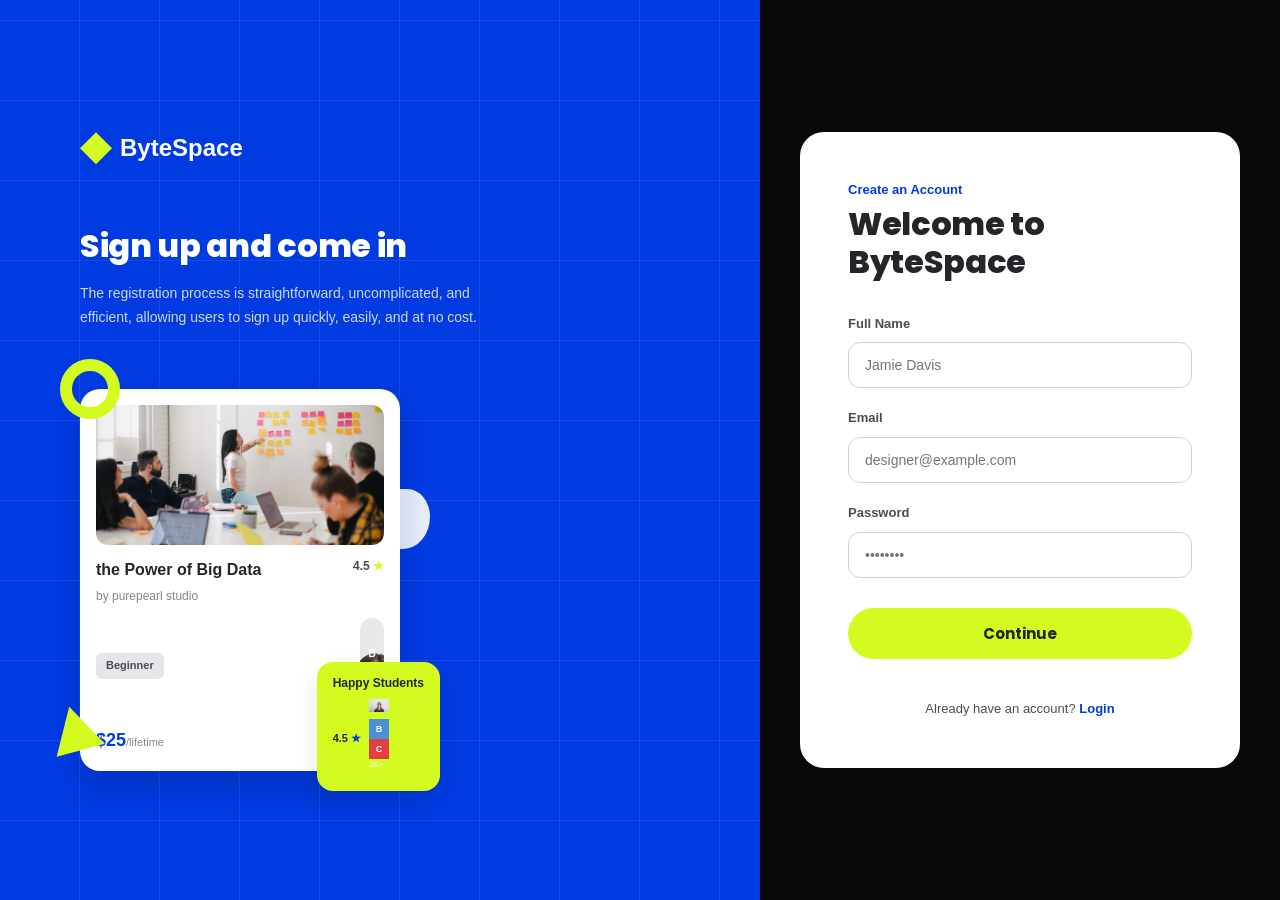
<file: register.html>
<!DOCTYPE html>
<html lang="en">
<head>
  <meta charset="UTF-8">
  <meta name="viewport" content="width=device-width, initial-scale=1.0">
  <title>Register | ByteSpace</title>
  <link href="https://fonts.googleapis.com/css2?family=Poppins:wght@400;500;600;700&display=swap" rel="stylesheet">
  <link href="https://api.fontshare.com/v2/css?f[]=satoshi@400,500,700&f[]=clash-display@600,700&display=swap" rel="stylesheet">
  <link rel="stylesheet" href="css/styles.css">
  <link rel="stylesheet" href="css/auth.css">
  <style>
    body { background: #0A0A0A; margin: 0; }
    .auth-layout { display: flex; min-height: 100vh; }
    .auth-visual { flex: 1.1; background: var(--blue-800); position: relative; overflow: hidden; padding: 60px 80px; color: white; display: flex; flex-direction: column; }
    .auth-form-container { flex: 0.9; display: flex; align-items: center; justify-content: center; background: #0A0A0A; padding: 40px; }
    .form-card { background: white; border-radius: 24px; padding: 48px; width: 100%; max-width: 440px; box-shadow: 0 20px 40px rgba(0,0,0,0.2); }
    .auth-visual::before {
      content: ''; position: absolute; inset: 0;
      background-image: repeating-linear-gradient(0deg, transparent, transparent 79px, rgba(255,255,255,0.08) 79px, rgba(255,255,255,0.08) 80px),
                        repeating-linear-gradient(90deg, transparent, transparent 79px, rgba(255,255,255,0.08) 79px, rgba(255,255,255,0.08) 80px);
      pointer-events: none; z-index: 0;
    }
    .av-content { position: relative; z-index: 2; }
    .logo-container { display: flex; align-items: center; gap: 8px; margin-bottom: 60px; text-decoration: none; }
    .logo-text { font-family: var(--font-logo); font-size: 24px; font-weight: 700; color: white; }
    
    .av-title { font-family: var(--font-heading); font-size: 32px; font-weight: 800; margin-bottom: 16px; line-height: 1.2; }
    .av-desc { font-size: 14px; color: rgba(255,255,255,0.8); line-height: 1.7; max-width: 420px; }

    .av-illustration { position: relative; margin-top: 60px; z-index: 2; max-width: 320px; }
    .av-course-card { background: white; border-radius: 20px; padding: 16px; box-shadow: 0 16px 32px rgba(0,0,0,0.15); color: var(--gray-950); position: relative; z-index: 3; }
    .av-course-card img { width: 100%; height: 140px; object-fit: cover; border-radius: 12px; margin-bottom: 12px; }
    .av-cc-title { font-size: 16px; font-weight: 700; margin-bottom: 4px; }
    .av-cc-author { font-size: 12px; color: var(--gray-400); margin-bottom: 12px; display: block; }
    .av-cc-meta { display: flex; align-items: center; justify-content: space-between; margin-bottom: 12px; }
    .av-cc-badge { background: var(--gray-100); color: var(--gray-700); font-size: 11px; padding: 4px 10px; border-radius: 6px; font-weight: 600; }
    .av-cc-price { font-size: 18px; font-weight: 800; color: var(--blue-800); }
    .av-cc-price span { font-size: 11px; font-weight: 400; color: var(--gray-400); }

    .av-students-card { position: absolute; bottom: -20px; right: -40px; background: var(--lime-400); border-radius: 16px; padding: 12px 16px; box-shadow: 0 12px 24px rgba(0,0,0,0.1); z-index: 4; }
    .av-students-card .st-label { font-size: 12px; font-weight: 700; color: var(--gray-950); margin-bottom: 6px; }

    .av-blob-circle { position: absolute; top: -30px; left: -20px; width: 60px; height: 60px; border: 12px solid var(--lime-400); border-radius: 50%; z-index: 4; }
    .av-blob-triangle { position: absolute; bottom: 20px; left: -30px; width: 0; height: 0; border-left: 25px solid transparent; border-right: 25px solid transparent; border-bottom: 45px solid var(--lime-400); z-index: 4; transform: rotate(-15deg); }
    .av-blob-zigzag { position: absolute; top: 100px; right: -30px; width: 50px; height: 60px; background: white; border-radius: 40% 60% 70% 30%; z-index: 2; opacity: 0.9; }

    /* Form Styles */
    .fc-subtitle { font-size: 13px; color: var(--blue-800); font-weight: 600; margin-bottom: 4px; }
    .fc-title { font-family: var(--font-heading); font-size: 32px; font-weight: 800; color: var(--gray-950); margin-bottom: 32px; line-height:1.2; }
    .fc-label { display: block; font-size: 13px; font-weight: 600; color: var(--gray-700); margin-bottom: 8px; }
    .fc-input { width: 100%; padding: 14px 16px; border: 1px solid var(--gray-200); border-radius: 12px; font-size: 14px; margin-bottom: 20px; color: var(--gray-950); transition: all 0.2s; }
    .fc-input:focus { border-color: var(--lime-400); outline: none; box-shadow: 0 0 0 3px rgba(212,251,32,0.2); }
    
    .fc-btn { background: var(--lime-400); color: var(--gray-950); font-family: var(--font-heading); font-weight: 700; font-size: 15px; border: none; padding: 14px; width: 100%; border-radius: 50px; cursor: pointer; transition: opacity 0.2s; margin-top: 10px; margin-bottom: 40px; }
    .fc-btn:hover { opacity: 0.9; }

    .fc-footer { text-align: center; font-size: 13px; color: var(--gray-700); }
    .fc-footer a { color: var(--blue-800); font-weight: 600; text-decoration: none; }
  </style>
</head>
<body>
  <div class="auth-layout">
    <!-- Left Visual -->
    <div class="auth-visual">
      <div class="av-content">
        <a href="index.html" class="logo-container">
          <div class="navbar__logo-icon"></div>
          <span class="logo-text">ByteSpace</span>
        </a>
        
        <h1 class="av-title">Sign up and come in</h1>
        <p class="av-desc">The registration process is straightforward, uncomplicated, and efficient, allowing users to sign up quickly, easily, and at no cost.</p>
        
        <div class="av-illustration">
          <div class="av-blob-circle"></div>
          <div class="av-blob-triangle"></div>
          <div class="av-blob-zigzag"></div>

          <div class="av-course-card">
            <img src="assets/images/d6.jpg" alt="Course thumb">
            <div style="display:flex; justify-content:space-between; align-items:flex-start;">
              <div>
                <div class="av-cc-title">the Power of Big Data</div>
                <span class="av-cc-author">by purepearl studio</span>
              </div>
              <div style="font-size:12px; font-weight:600; color:var(--gray-700);">4.5 <span style="color:var(--lime-400);">★</span></div>
            </div>
            
            <div class="av-cc-meta">
              <span class="av-cc-badge">Beginner</span>
              <div class="fs-avatars" style="margin:0;">
                <div class="fs-avatar" style="width:24px;height:24px;"><img src="assets/images/d9.jpg" alt="s1"></div>
                <div class="fs-avatar" style="width:24px;height:24px;background:#4A90D9;display:flex;align-items:center;justify-content:center;color:white;font-size:10px;font-weight:700;">B</div>
                <div class="fs-avatar" style="width:24px;height:24px;background:#E53E3E;display:flex;align-items:center;justify-content:center;color:white;font-size:10px;font-weight:700;">C</div>
                <div class="fs-more" style="width:24px;height:24px;font-size:9px;">20+</div>
              </div>
            </div>
            <div class="av-cc-price">$25<span>/lifetime</span></div>
          </div>

          <div class="av-students-card">
            <div class="st-label">Happy Students</div>
            <div style="display:flex; align-items:center; gap:8px;">
              <div style="font-size:11px; font-weight:700; color:var(--gray-950);">4.5 <span style="color:var(--blue-800);">★</span></div>
              <div class="fs-avatars" style="margin:0;">
                <div class="fs-avatar" style="width:20px;height:20px;"><img src="assets/images/d9.jpg" alt="s1"></div>
                <div class="fs-avatar" style="width:20px;height:20px;background:#4A90D9;display:flex;align-items:center;justify-content:center;color:white;font-size:9px;font-weight:700;">B</div>
                <div class="fs-avatar" style="width:20px;height:20px;background:#E53E3E;display:flex;align-items:center;justify-content:center;color:white;font-size:9px;font-weight:700;">C</div>
                <div class="fs-more" style="width:20px;height:20px;font-size:8px;">2K+</div>
              </div>
            </div>
          </div>
        </div>
      </div>
    </div>
    
    <!-- Right Form -->
    <div class="auth-form-container">
      <div class="form-card">
        <div class="fc-subtitle">Create an Account</div>
        <h2 class="fc-title">Welcome to ByteSpace</h2>
        
        <form action="login.html">
          <div>
            <label class="fc-label">Full Name</label>
            <input type="text" class="fc-input" placeholder="Jamie Davis" required>
          </div>
          <div>
            <label class="fc-label">Email</label>
            <input type="email" class="fc-input" placeholder="designer@example.com" required>
          </div>
          <div>
            <label class="fc-label">Password</label>
            <input type="password" class="fc-input" placeholder="••••••••" required>
          </div>
          
          <button type="submit" class="fc-btn">Continue</button>
        </form>

        <div class="fc-footer">
          Already have an account? <a href="login.html">Login</a>
        </div>
      </div>
    </div>
  </div>
</body>
</html>
</file>
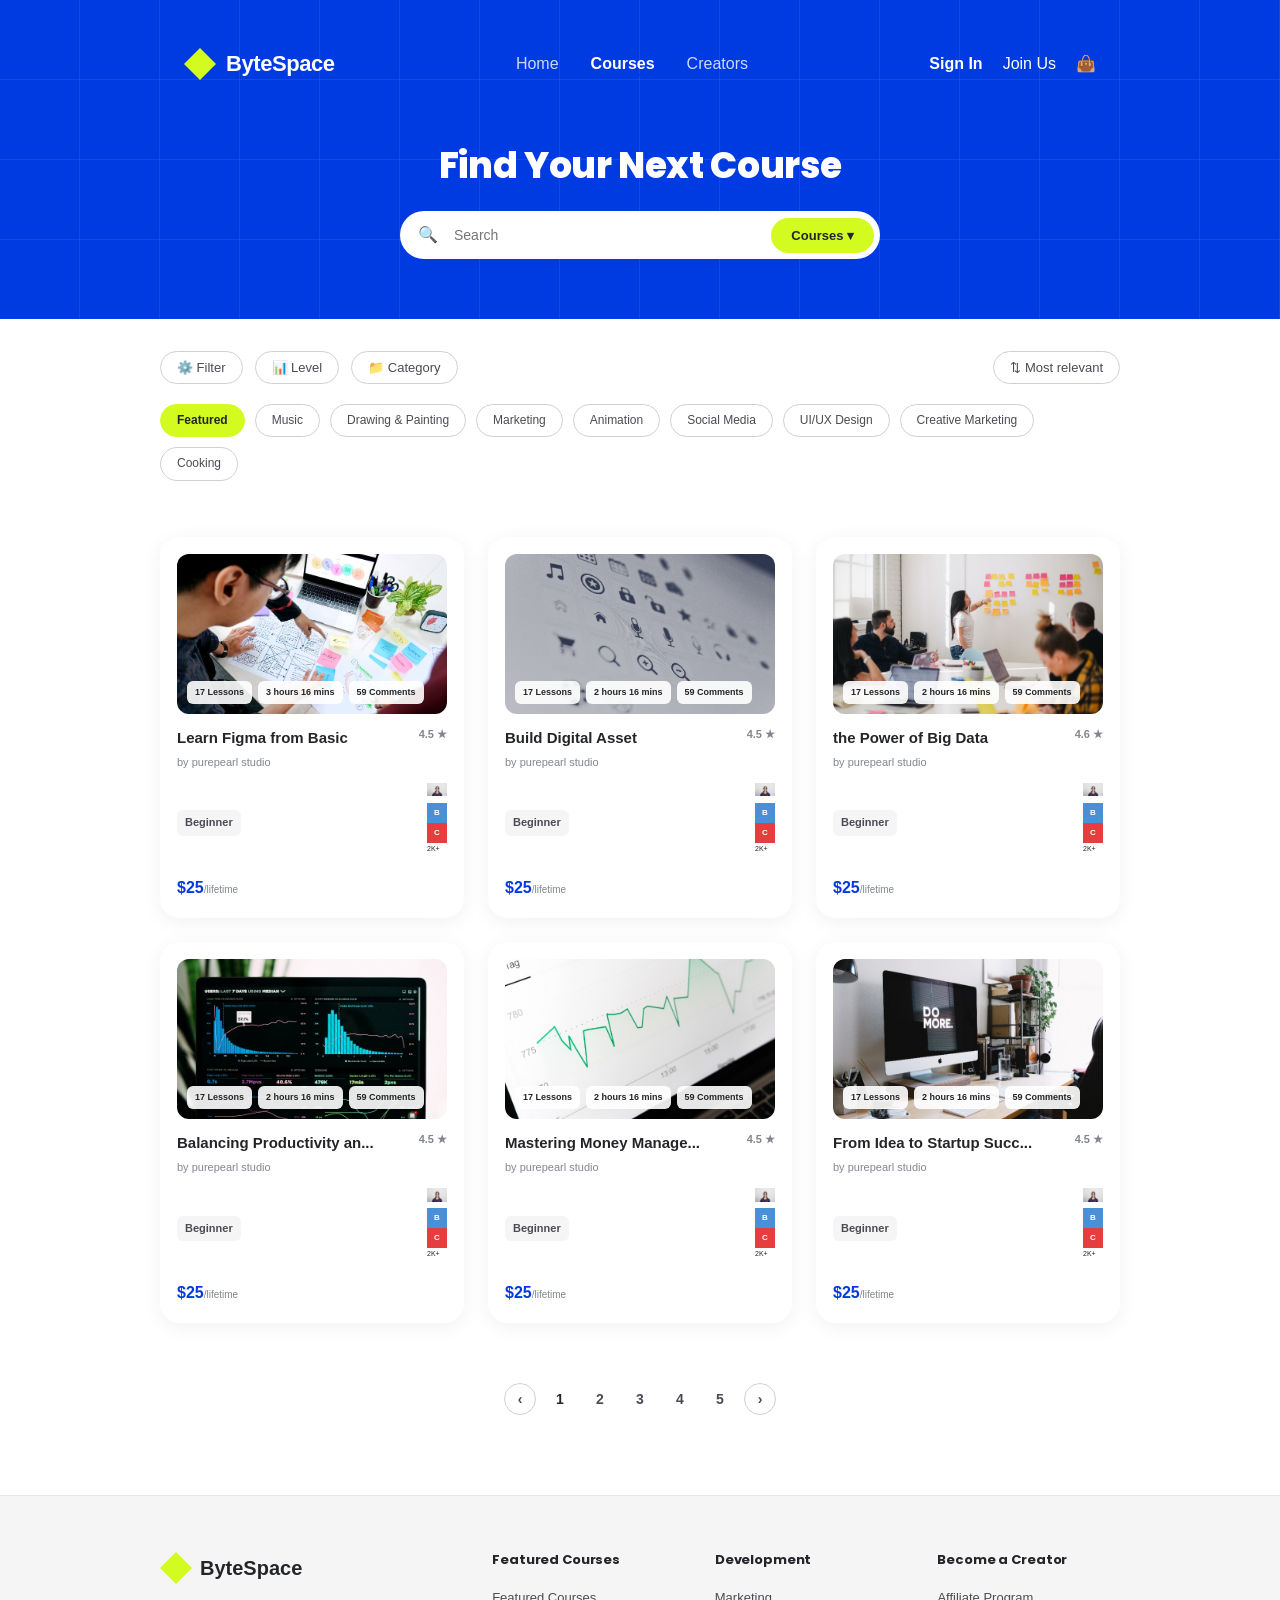
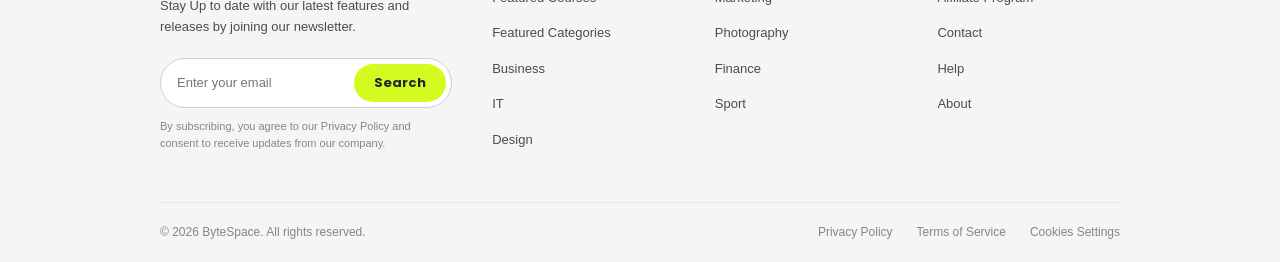
<file: search.html>
<!DOCTYPE html>
<html lang="en">
<head>
  <meta charset="UTF-8">
  <meta name="viewport" content="width=device-width, initial-scale=1.0">
  <title>Search Courses | ByteSpace</title>
  <link href="https://fonts.googleapis.com/css2?family=Poppins:wght@400;500;600;700&display=swap" rel="stylesheet">
  <link href="https://api.fontshare.com/v2/css?f[]=satoshi@400,500,700&f[]=clash-display@600,700&display=swap" rel="stylesheet">
  <link rel="stylesheet" href="css/styles.css">
  <style>
    /* Header Styles */
    .search-hero {
      background: var(--blue-800);
      position: relative;
      overflow: hidden;
      padding-top: 24px;
      padding-bottom: 60px;
    }
    .search-hero::before {
      content: ''; position: absolute; inset: 0;
      background-image: repeating-linear-gradient(0deg, transparent, transparent 79px, rgba(255,255,255,0.08) 79px, rgba(255,255,255,0.08) 80px),
                        repeating-linear-gradient(90deg, transparent, transparent 79px, rgba(255,255,255,0.08) 79px, rgba(255,255,255,0.08) 80px);
      pointer-events: none; z-index: 0;
    }
    .search-hero-content { position: relative; z-index: 2; text-align: center; margin-top: 40px; }
    .search-hero h1 { font-family: var(--font-heading); font-size: 36px; font-weight: 800; color: white; margin-bottom: 24px; }
    
    .search-bar-container {
      background: white;
      border-radius: 50px;
      display: inline-flex;
      align-items: center;
      padding: 6px;
      width: 100%;
      max-width: 480px;
      margin: 0 auto;
    }
    .search-bar-container input {
      flex: 1;
      border: none;
      outline: none;
      padding: 10px 16px;
      font-size: 14px;
      font-family: var(--font-body);
      color: var(--gray-950);
      background: transparent;
    }
    .search-bar-container .btn-courses {
      background: var(--lime-400);
      color: var(--gray-950);
      font-weight: 700;
      font-size: 13px;
      padding: 10px 20px;
      border-radius: 50px;
      border: none;
      cursor: pointer;
      display: flex;
      align-items: center;
      gap: 6px;
    }

    /* Filters Bar */
    .filters-bar {
      padding: 32px 0 24px;
    }
    .filters-top {
      display: flex;
      justify-content: space-between;
      align-items: center;
      margin-bottom: 20px;
    }
    .filter-buttons {
      display: flex;
      gap: 12px;
    }
    .filter-btn {
      background: white;
      border: 1px solid var(--gray-200);
      padding: 8px 16px;
      border-radius: 50px;
      font-size: 13px;
      font-weight: 500;
      color: var(--gray-700);
      cursor: pointer;
      display: flex;
      align-items: center;
      gap: 6px;
    }
    .filter-btn:hover { background: var(--gray-50); }
    
    .filter-chips {
      display: flex;
      flex-wrap: wrap;
      gap: 10px;
      margin-bottom: 32px;
    }
    .chip {
      background: white;
      border: 1px solid var(--gray-200);
      padding: 6px 16px;
      border-radius: 50px;
      font-size: 12px;
      font-weight: 500;
      color: var(--gray-700);
      cursor: pointer;
    }
    .chip.active { background: var(--lime-400); border-color: var(--lime-400); color: var(--gray-950); font-weight: 600; }

    /* Results Grid */
    .results-grid {
      display: grid;
      grid-template-columns: repeat(3, 1fr);
      gap: 24px;
      margin-bottom: 60px;
    }
    
    /* Pagination */
    .pagination {
      display: flex;
      justify-content: center;
      align-items: center;
      gap: 8px;
      margin-bottom: 80px;
    }
    .page-btn {
      width: 32px; height: 32px;
      display: flex; align-items: center; justify-content: center;
      border-radius: 50%;
      border: none;
      background: transparent;
      font-size: 14px;
      font-weight: 600;
      color: var(--gray-700);
      cursor: pointer;
    }
    .page-btn:hover { background: var(--gray-100); }
    .page-btn.active { color: var(--gray-950); font-weight: 800; }
    .page-btn.arrow { border: 1px solid var(--gray-200); }

    /* Navbar override for blue background */
    .navbar.blue-bg { background: transparent; position: relative; z-index: 10; border: none; }
    .navbar.blue-bg .navbar__nav a { color: rgba(255,255,255,0.8); }
    .navbar.blue-bg .navbar__nav a.active { color: white; font-weight: 700; }
    .navbar.blue-bg .navbar__logo-text { color: white; }
    .navbar.blue-bg .btn-ghost-dark { color: white; }
    .navbar.blue-bg .btn-primary { background: transparent; color: white; padding: 0; font-weight: 500; }
    
    /* Custom Course Card layout to match Figma */
    .cc {
      background: white; border-radius: 20px; padding: 16px; box-shadow: 0 4px 20px rgba(0,0,0,0.06); text-decoration: none; display: block; border: 1px solid transparent; transition: all 0.2s;
    }
    .cc:hover { transform: translateY(-4px); border-color: var(--blue-800); }
    .cc-thumb { position: relative; height: 160px; margin-bottom: 12px; }
    .cc-thumb img { width: 100%; height: 100%; object-fit: cover; border-radius: 12px; }
    .cc-pills { position: absolute; bottom: 10px; left: 10px; display: flex; gap: 6px; }
    .cc-pill { background: rgba(255,255,255,0.9); font-size: 9px; font-weight: 600; padding: 4px 8px; border-radius: 6px; color: var(--gray-950); }
    .cc-title { font-size: 15px; font-weight: 700; color: var(--gray-950); margin-bottom: 4px; display: flex; justify-content: space-between; }
    .cc-author { font-size: 11px; color: var(--gray-400); margin-bottom: 12px; display: block; }
    .cc-meta { display: flex; align-items: center; justify-content: space-between; margin-bottom: 12px; }
    .cc-badge { background: var(--gray-50); color: var(--gray-700); font-size: 11px; padding: 4px 8px; border-radius: 6px; font-weight: 600; }
    .cc-price { font-size: 16px; font-weight: 800; color: var(--blue-800); }
    .cc-price span { font-size: 10px; font-weight: 400; color: var(--gray-400); }
  </style>
</head>
<body>

  <!-- SEARCH HERO -->
  <section class="search-hero">
    <div style="max-width: var(--container-max); margin: 0 auto; padding: 0 var(--container-pad);">
      <nav class="navbar blue-bg" style="padding:0;">
        <div class="navbar__inner" style="justify-content:space-between; display:flex; align-items:center;">
          <a href="index.html" class="navbar__logo">
            <div class="navbar__logo-icon"></div>
            <span class="navbar__logo-text">ByteSpace</span>
          </a>
          <ul class="navbar__nav" style="display:flex; gap:32px; list-style:none;">
            <li><a href="index.html" style="text-decoration:none;">Home</a></li>
            <li><a href="search.html" class="active" style="text-decoration:none;">Courses</a></li>
            <li><a href="creator-profile.html" style="text-decoration:none;">Creators</a></li>
          </ul>
          <div style="display:flex; align-items:center; gap:20px;">
            <a href="login.html" class="btn-ghost-dark" style="text-decoration:none;font-weight:600;">Sign In</a>
            <a href="register.html" class="btn-primary" style="text-decoration:none;">Join Us</a>
            <div style="color:white;cursor:pointer;">👜</div>
          </div>
        </div>
      </nav>

      <div class="search-hero-content">
        <h1>Find Your Next Course</h1>
        <div class="search-bar-container">
          <span style="color:var(--gray-400); margin-left:12px;">🔍</span>
          <input type="text" placeholder="Search">
          <button class="btn-courses">Courses ▾</button>
        </div>
      </div>
    </div>
  </section>

  <!-- SEARCH LAYOUT -->
  <div style="max-width: var(--container-max); margin: 0 auto; padding: 0 var(--container-pad);">
    <div class="filters-bar">
      <div class="filters-top">
        <div class="filter-buttons">
          <button class="filter-btn">⚙️ Filter</button>
          <button class="filter-btn">📊 Level</button>
          <button class="filter-btn">📁 Category</button>
        </div>
        <div>
          <button class="filter-btn">⇅ Most relevant</button>
        </div>
      </div>
      
      <div class="filter-chips">
        <div class="chip active">Featured</div>
        <div class="chip">Music</div>
        <div class="chip">Drawing &amp; Painting</div>
        <div class="chip">Marketing</div>
        <div class="chip">Animation</div>
        <div class="chip">Social Media</div>
        <div class="chip">UI/UX Design</div>
        <div class="chip">Creative Marketing</div>
        <div class="chip">Cooking</div>
      </div>
    </div>

    <!-- Results Grid -->
    <div class="results-grid">
      
      <!-- Card 1 -->
      <a href="course-detail.html" class="cc">
        <div class="cc-thumb">
          <img src="assets/images/d1.jpg" alt="Learn Figma">
          <div class="cc-pills">
            <span class="cc-pill">17 Lessons</span>
            <span class="cc-pill">3 hours 16 mins</span>
            <span class="cc-pill">59 Comments</span>
          </div>
        </div>
        <div>
          <div class="cc-title">Learn Figma from Basic <span style="font-size:11px;font-weight:600;color:var(--gray-400);">4.5 ★</span></div>
          <span class="cc-author">by purepearl studio</span>
          <div class="cc-meta">
            <span class="cc-badge">Beginner</span>
            <div class="fs-avatars" style="margin:0;">
              <div class="fs-avatar" style="width:20px;height:20px;"><img src="assets/images/d9.jpg" alt="s1"></div>
              <div class="fs-avatar" style="width:20px;height:20px;background:#4A90D9;display:flex;align-items:center;justify-content:center;color:white;font-size:8px;font-weight:700;">B</div>
              <div class="fs-avatar" style="width:20px;height:20px;background:#E53E3E;display:flex;align-items:center;justify-content:center;color:white;font-size:8px;font-weight:700;">C</div>
              <div class="fs-more" style="width:20px;height:20px;font-size:7px;">2K+</div>
            </div>
          </div>
          <div class="cc-price">$25<span>/lifetime</span></div>
        </div>
      </a>

      <!-- Card 2 -->
      <a href="course-detail.html" class="cc">
        <div class="cc-thumb">
          <img src="assets/images/d2.jpg" alt="Build Digital Asset">
          <div class="cc-pills">
            <span class="cc-pill">17 Lessons</span>
            <span class="cc-pill">2 hours 16 mins</span>
            <span class="cc-pill">59 Comments</span>
          </div>
        </div>
        <div>
          <div class="cc-title">Build Digital Asset <span style="font-size:11px;font-weight:600;color:var(--gray-400);">4.5 ★</span></div>
          <span class="cc-author">by purepearl studio</span>
          <div class="cc-meta">
            <span class="cc-badge">Beginner</span>
            <div class="fs-avatars" style="margin:0;">
              <div class="fs-avatar" style="width:20px;height:20px;"><img src="assets/images/d9.jpg" alt="s1"></div>
              <div class="fs-avatar" style="width:20px;height:20px;background:#4A90D9;display:flex;align-items:center;justify-content:center;color:white;font-size:8px;font-weight:700;">B</div>
              <div class="fs-avatar" style="width:20px;height:20px;background:#E53E3E;display:flex;align-items:center;justify-content:center;color:white;font-size:8px;font-weight:700;">C</div>
              <div class="fs-more" style="width:20px;height:20px;font-size:7px;">2K+</div>
            </div>
          </div>
          <div class="cc-price">$25<span>/lifetime</span></div>
        </div>
      </a>

      <!-- Card 3 -->
      <a href="course-detail.html" class="cc">
        <div class="cc-thumb">
          <img src="assets/images/d6.jpg" alt="Big Data">
          <div class="cc-pills">
            <span class="cc-pill">17 Lessons</span>
            <span class="cc-pill">2 hours 16 mins</span>
            <span class="cc-pill">59 Comments</span>
          </div>
        </div>
        <div>
          <div class="cc-title">the Power of Big Data <span style="font-size:11px;font-weight:600;color:var(--gray-400);">4.6 ★</span></div>
          <span class="cc-author">by purepearl studio</span>
          <div class="cc-meta">
            <span class="cc-badge">Beginner</span>
            <div class="fs-avatars" style="margin:0;">
              <div class="fs-avatar" style="width:20px;height:20px;"><img src="assets/images/d9.jpg" alt="s1"></div>
              <div class="fs-avatar" style="width:20px;height:20px;background:#4A90D9;display:flex;align-items:center;justify-content:center;color:white;font-size:8px;font-weight:700;">B</div>
              <div class="fs-avatar" style="width:20px;height:20px;background:#E53E3E;display:flex;align-items:center;justify-content:center;color:white;font-size:8px;font-weight:700;">C</div>
              <div class="fs-more" style="width:20px;height:20px;font-size:7px;">2K+</div>
            </div>
          </div>
          <div class="cc-price">$25<span>/lifetime</span></div>
        </div>
      </a>

      <!-- Card 4 -->
      <a href="course-detail.html" class="cc">
        <div class="cc-thumb">
          <img src="assets/images/d3.jpg" alt="Productivity">
          <div class="cc-pills">
            <span class="cc-pill">17 Lessons</span>
            <span class="cc-pill">2 hours 16 mins</span>
            <span class="cc-pill">59 Comments</span>
          </div>
        </div>
        <div>
          <div class="cc-title">Balancing Productivity an... <span style="font-size:11px;font-weight:600;color:var(--gray-400);">4.5 ★</span></div>
          <span class="cc-author">by purepearl studio</span>
          <div class="cc-meta">
            <span class="cc-badge">Beginner</span>
            <div class="fs-avatars" style="margin:0;">
              <div class="fs-avatar" style="width:20px;height:20px;"><img src="assets/images/d9.jpg" alt="s1"></div>
              <div class="fs-avatar" style="width:20px;height:20px;background:#4A90D9;display:flex;align-items:center;justify-content:center;color:white;font-size:8px;font-weight:700;">B</div>
              <div class="fs-avatar" style="width:20px;height:20px;background:#E53E3E;display:flex;align-items:center;justify-content:center;color:white;font-size:8px;font-weight:700;">C</div>
              <div class="fs-more" style="width:20px;height:20px;font-size:7px;">2K+</div>
            </div>
          </div>
          <div class="cc-price">$25<span>/lifetime</span></div>
        </div>
      </a>

      <!-- Card 5 -->
      <a href="course-detail.html" class="cc">
        <div class="cc-thumb">
          <img src="assets/images/d5.jpg" alt="Money">
          <div class="cc-pills">
            <span class="cc-pill">17 Lessons</span>
            <span class="cc-pill">2 hours 16 mins</span>
            <span class="cc-pill">59 Comments</span>
          </div>
        </div>
        <div>
          <div class="cc-title">Mastering Money Manage... <span style="font-size:11px;font-weight:600;color:var(--gray-400);">4.5 ★</span></div>
          <span class="cc-author">by purepearl studio</span>
          <div class="cc-meta">
            <span class="cc-badge">Beginner</span>
            <div class="fs-avatars" style="margin:0;">
              <div class="fs-avatar" style="width:20px;height:20px;"><img src="assets/images/d9.jpg" alt="s1"></div>
              <div class="fs-avatar" style="width:20px;height:20px;background:#4A90D9;display:flex;align-items:center;justify-content:center;color:white;font-size:8px;font-weight:700;">B</div>
              <div class="fs-avatar" style="width:20px;height:20px;background:#E53E3E;display:flex;align-items:center;justify-content:center;color:white;font-size:8px;font-weight:700;">C</div>
              <div class="fs-more" style="width:20px;height:20px;font-size:7px;">2K+</div>
            </div>
          </div>
          <div class="cc-price">$25<span>/lifetime</span></div>
        </div>
      </a>

      <!-- Card 6 -->
      <a href="course-detail.html" class="cc">
        <div class="cc-thumb">
          <img src="assets/images/d4.jpg" alt="Startup">
          <div class="cc-pills">
            <span class="cc-pill">17 Lessons</span>
            <span class="cc-pill">2 hours 16 mins</span>
            <span class="cc-pill">59 Comments</span>
          </div>
        </div>
        <div>
          <div class="cc-title">From Idea to Startup Succ... <span style="font-size:11px;font-weight:600;color:var(--gray-400);">4.5 ★</span></div>
          <span class="cc-author">by purepearl studio</span>
          <div class="cc-meta">
            <span class="cc-badge">Beginner</span>
            <div class="fs-avatars" style="margin:0;">
              <div class="fs-avatar" style="width:20px;height:20px;"><img src="assets/images/d9.jpg" alt="s1"></div>
              <div class="fs-avatar" style="width:20px;height:20px;background:#4A90D9;display:flex;align-items:center;justify-content:center;color:white;font-size:8px;font-weight:700;">B</div>
              <div class="fs-avatar" style="width:20px;height:20px;background:#E53E3E;display:flex;align-items:center;justify-content:center;color:white;font-size:8px;font-weight:700;">C</div>
              <div class="fs-more" style="width:20px;height:20px;font-size:7px;">2K+</div>
            </div>
          </div>
          <div class="cc-price">$25<span>/lifetime</span></div>
        </div>
      </a>

    </div>

    <!-- Pagination -->
    <div class="pagination">
      <button class="page-btn arrow">‹</button>
      <button class="page-btn active">1</button>
      <button class="page-btn">2</button>
      <button class="page-btn">3</button>
      <button class="page-btn">4</button>
      <button class="page-btn">5</button>
      <button class="page-btn arrow">›</button>
    </div>

  </div>

  <!-- FOOTER -->
  <footer style="background:var(--gray-50);border-top:1px solid var(--gray-100);padding:56px 0 0;">
    <div style="max-width:var(--container-max);margin:0 auto;padding:0 var(--container-pad);">

      <!-- Top row: logo + newsletter + 3 link columns -->
      <div style="display:grid;grid-template-columns:1.6fr 1fr 1fr 1fr;gap:40px;margin-bottom:40px;">
        <!-- Brand + Newsletter -->
        <div>
          <a href="index.html" style="display:inline-flex;align-items:center;gap:8px;text-decoration:none;margin-bottom:12px;">
            <div class="navbar__logo-icon"></div>
            <span style="font-family:var(--font-logo);font-size:20px;font-weight:700;color:var(--gray-950);">ByteSpace</span>
          </a>
          <p style="color:var(--gray-700);font-size:13px;line-height:1.6;margin-bottom:20px;">Stay Up to date with our latest features and releases by joining our newsletter.</p>
          <div style="display:flex;background:white;border:1px solid var(--gray-200);border-radius:50px;padding:5px 5px 5px 16px;margin-bottom:10px;">
            <input type="email" placeholder="Enter your email" style="flex:1;border:none;outline:none;font-size:13px;font-family:var(--font-body);color:var(--gray-700);background:transparent;">
            <button style="background:var(--lime-400);color:var(--gray-950);border:none;padding:9px 20px;border-radius:50px;font-weight:700;font-size:13px;cursor:pointer;font-family:var(--font-heading);">Search</button>
          </div>
          <p style="color:var(--gray-400);font-size:11px;">By subscribing, you agree to our Privacy Policy and consent to receive updates from our company.</p>
        </div>

        <!-- Column 1 -->
        <div>
          <h4 style="font-size:13px;font-weight:700;color:var(--gray-950);margin-bottom:16px;">Featured Courses</h4>
          <ul style="list-style:none;padding:0;">
            <li style="margin-bottom:10px;"><a href="#" style="color:var(--gray-700);font-size:13px;text-decoration:none;">Featured Courses</a></li>
            <li style="margin-bottom:10px;"><a href="#" style="color:var(--gray-700);font-size:13px;text-decoration:none;">Featured Categories</a></li>
            <li style="margin-bottom:10px;"><a href="#" style="color:var(--gray-700);font-size:13px;text-decoration:none;">Business</a></li>
            <li style="margin-bottom:10px;"><a href="#" style="color:var(--gray-700);font-size:13px;text-decoration:none;">IT</a></li>
            <li style="margin-bottom:10px;"><a href="#" style="color:var(--gray-700);font-size:13px;text-decoration:none;">Design</a></li>
          </ul>
        </div>

        <!-- Column 2 -->
        <div>
          <h4 style="font-size:13px;font-weight:700;color:var(--gray-950);margin-bottom:16px;">Development</h4>
          <ul style="list-style:none;padding:0;">
            <li style="margin-bottom:10px;"><a href="#" style="color:var(--gray-700);font-size:13px;text-decoration:none;">Marketing</a></li>
            <li style="margin-bottom:10px;"><a href="#" style="color:var(--gray-700);font-size:13px;text-decoration:none;">Photography</a></li>
            <li style="margin-bottom:10px;"><a href="#" style="color:var(--gray-700);font-size:13px;text-decoration:none;">Finance</a></li>
            <li style="margin-bottom:10px;"><a href="#" style="color:var(--gray-700);font-size:13px;text-decoration:none;">Sport</a></li>
          </ul>
        </div>

        <!-- Column 3 -->
        <div>
          <h4 style="font-size:13px;font-weight:700;color:var(--gray-950);margin-bottom:16px;">Become a Creator</h4>
          <ul style="list-style:none;padding:0;">
            <li style="margin-bottom:10px;"><a href="#" style="color:var(--gray-700);font-size:13px;text-decoration:none;">Affiliate Program</a></li>
            <li style="margin-bottom:10px;"><a href="#" style="color:var(--gray-700);font-size:13px;text-decoration:none;">Contact</a></li>
            <li style="margin-bottom:10px;"><a href="#" style="color:var(--gray-700);font-size:13px;text-decoration:none;">Help</a></li>
            <li style="margin-bottom:10px;"><a href="#" style="color:var(--gray-700);font-size:13px;text-decoration:none;">About</a></li>
          </ul>
        </div>
      </div>

      <!-- Bottom bar -->
      <div style="border-top:1px solid var(--gray-100);padding:20px 0;display:flex;justify-content:space-between;align-items:center;flex-wrap:wrap;gap:12px;">
        <p style="color:var(--gray-400);font-size:12px;margin:0;">&copy; 2026 ByteSpace. All rights reserved.</p>
        <div style="display:flex;gap:24px;">
          <a href="#" style="color:var(--gray-400);font-size:12px;text-decoration:none;">Privacy Policy</a>
          <a href="#" style="color:var(--gray-400);font-size:12px;text-decoration:none;">Terms of Service</a>
          <a href="#" style="color:var(--gray-400);font-size:12px;text-decoration:none;">Cookies Settings</a>
        </div>
      </div>

    </div>
  </footer>

</body>
</html>
</file>
<file: css/styles.css>
/* ==========================================================================
   ByteSpace — Global Styles & Design System
   File: css/styles.css
   Purpose: CSS custom properties (tokens), resets, typography, utility classes,
            shared components: navbar, footer, course card.
   ========================================================================== */

/* --------------------------------------------------------------------------
   1. GOOGLE & FONTSHARE FONTS (import at top)
   -------------------------------------------------------------------------- */
@import url('https://fonts.googleapis.com/css2?family=Poppins:wght@400;500;600;700&display=swap');
@import url('https://api.fontshare.com/v2/css?f[]=satoshi@400,500,700&f[]=clash-display@600,700&display=swap');

/* --------------------------------------------------------------------------
   2. CSS CUSTOM PROPERTIES (Design Tokens)
   -------------------------------------------------------------------------- */
:root {
  /* Brand Colors */
  --blue-800:   #003BE2;
  --lime-400:   #D4FB20;

  /* Shuttle Gray Scale */
  --gray-950:   #242528;
  --gray-700:   #4B4C53;
  --gray-400:   #82868E;
  --gray-200:   #CED0D3;
  --gray-100:   #E5E6E8;
  --gray-50:    #F5F5F6;

  /* Neutrals */
  --white:      #FFFFFF;
  --black:      #000000;
  --black-700:  #4F4F4F;

  /* Typography */
  --font-heading: 'Poppins', sans-serif;
  --font-body:    'Satoshi', sans-serif;
  --font-logo:    'Clash Display', sans-serif;

  /* Font Sizes */
  --fs-h1:    56px;
  --fs-hm:    44px;
  --fs-hs:    32px;
  --fs-hxs:   20px;
  --fs-body-l: 18px;
  --fs-body-m: 16px;
  --fs-body-s: 14px;
  --fs-body-xs:12px;

  /* Border Radius */
  --radius-card:  24px;
  --radius-input: 12px;
  --radius-pill:  100px;
  --radius-badge: 16px;
  --radius-sm:    8px;

  /* Spacing */
  --space-xs:  8px;
  --space-sm:  16px;
  --space-md:  24px;
  --space-lg:  40px;
  --space-xl:  64px;
  --space-2xl: 96px;
  --space-3xl: 120px;

  /* Container */
  --container-max: 1200px;
  --container-pad: 120px;

  /* Transitions */
  --transition-fast: 0.2s ease;
  --transition-med:  0.35s ease;

  /* Shadows */
  --shadow-card: 0 4px 24px rgba(0, 0, 0, 0.08);
  --shadow-nav:  0 2px 20px rgba(0, 0, 0, 0.08);
}

/* --------------------------------------------------------------------------
   3. CSS RESET & BASE
   -------------------------------------------------------------------------- */
*, *::before, *::after {
  box-sizing: border-box;
  margin: 0;
  padding: 0;
}

html {
  scroll-behavior: smooth;
  font-size: 16px;
}

body {
  font-family: var(--font-body);
  color: var(--gray-950);
  background-color: var(--white);
  line-height: 1.6;
  overflow-x: hidden;
  -webkit-font-smoothing: antialiased;
  -moz-osx-font-smoothing: grayscale;
}

img, video {
  max-width: 100%;
  display: block;
}

a {
  text-decoration: none;
  color: inherit;
}

ul, ol {
  list-style: none;
}

button {
  border: none;
  background: none;
  cursor: pointer;
  font-family: var(--font-body);
}

input, textarea, select {
  font-family: var(--font-body);
  outline: none;
}

/* --------------------------------------------------------------------------
   4. TYPOGRAPHY
   -------------------------------------------------------------------------- */
h1, h2, h3, h4, h5 {
  font-family: var(--font-heading);
  font-weight: 600;
  letter-spacing: -0.01em;
  line-height: 1.2;
}

h1 { font-size: clamp(36px, 5vw, var(--fs-h1)); }
h2 { font-size: clamp(28px, 3.5vw, var(--fs-hm)); }
h3 { font-size: clamp(22px, 2.5vw, var(--fs-hs)); }
h4 { font-size: var(--fs-hxs); }

p { line-height: 1.6; }

/* --------------------------------------------------------------------------
   5. LAYOUT UTILITIES
   -------------------------------------------------------------------------- */
.container {
  max-width: var(--container-max);
  margin: 0 auto;
  padding: 0 var(--space-md);
}

.section {
  padding: var(--space-2xl) 0;
}

.section-label {
  display: inline-flex;
  align-items: center;
  gap: var(--space-xs);
  font-family: var(--font-body);
  font-size: var(--fs-body-s);
  font-weight: 500;
  color: var(--blue-800);
  margin-bottom: var(--space-sm);
}

.section-heading {
  font-family: var(--font-heading);
  font-weight: 600;
  color: var(--gray-950);
  margin-bottom: var(--space-sm);
}

.section-subtext {
  font-size: var(--fs-body-l);
  color: var(--gray-700);
  max-width: 600px;
}

.text-center { text-align: center; }
.text-white  { color: var(--white); }
.text-blue   { color: var(--blue-800); }

/* --------------------------------------------------------------------------
   6. BUTTON COMPONENTS
   -------------------------------------------------------------------------- */

/* Primary — Lime Pill Button */
.btn {
  display: inline-flex;
  align-items: center;
  justify-content: center;
  gap: var(--space-xs);
  padding: 14px 28px;
  border-radius: var(--radius-pill);
  font-family: var(--font-body);
  font-weight: 500;
  font-size: var(--fs-body-m);
  cursor: pointer;
  transition: all var(--transition-fast);
  white-space: nowrap;
  border: 2px solid transparent;
}

.btn-primary {
  background-color: var(--lime-400);
  color: var(--gray-950);
}
.btn-primary:hover {
  background-color: #c4eb10;
  transform: translateY(-2px);
  box-shadow: 0 8px 24px rgba(212, 251, 32, 0.4);
}

.btn-ghost-white {
  background: transparent;
  color: var(--white);
  border-color: rgba(255,255,255,0.4);
}
.btn-ghost-white:hover {
  background: rgba(255,255,255,0.1);
  border-color: var(--white);
}

.btn-ghost-dark {
  background: transparent;
  color: var(--gray-950);
  border-color: var(--gray-200);
}
.btn-ghost-dark:hover {
  border-color: var(--blue-800);
  color: var(--blue-800);
}

.btn-outline-blue {
  background: transparent;
  color: var(--blue-800);
  border-color: var(--blue-800);
}
.btn-outline-blue:hover {
  background: var(--blue-800);
  color: var(--white);
}

.btn-sm {
  padding: 10px 20px;
  font-size: var(--fs-body-s);
}

.btn-lg {
  padding: 18px 36px;
  font-size: var(--fs-body-l);
}

/* --------------------------------------------------------------------------
   7. BADGE / TAG COMPONENTS
   -------------------------------------------------------------------------- */
.badge {
  display: inline-flex;
  align-items: center;
  justify-content: center;
  gap: 4px;
  padding: 6px 14px;
  border-radius: var(--radius-pill);
  font-family: var(--font-body);
  font-weight: 500;
  font-size: var(--fs-body-xs);
  line-height: 1;
}

.badge-gray {
  background: var(--gray-50);
  color: var(--gray-700);
}

.badge-lime {
  background: var(--lime-400);
  color: var(--gray-950);
}

.badge-blue {
  background: var(--blue-800);
  color: var(--white);
}

.badge-glass {
  background: rgba(246,246,246,0.6);
  backdrop-filter: blur(4px);
  -webkit-backdrop-filter: blur(4px);
  color: var(--black-700);
}

/* --------------------------------------------------------------------------
   8. GRID BACKGROUND (Hero & Auth sections)
   -------------------------------------------------------------------------- */
.grid-bg {
  background-color: var(--blue-800);
  background-image:
    repeating-linear-gradient(
      0deg,
      transparent,
      transparent 118px,
      rgba(255, 255, 255, 0.12) 118px,
      rgba(255, 255, 255, 0.12) 120px
    ),
    repeating-linear-gradient(
      90deg,
      transparent,
      transparent 118px,
      rgba(255, 255, 255, 0.12) 118px,
      rgba(255, 255, 255, 0.12) 120px
    );
}

/* --------------------------------------------------------------------------
   9. NAVIGATION COMPONENT
   -------------------------------------------------------------------------- */
.navbar {
  position: fixed;
  top: 0;
  left: 0;
  right: 0;
  z-index: 1000;
  background: var(--white);
  transition: box-shadow var(--transition-med);
  height: 80px;
}

.navbar.scrolled {
  box-shadow: var(--shadow-nav);
}

.navbar__inner {
  max-width: var(--container-max);
  margin: 0 auto;
  padding: 0 var(--space-md);
  height: 100%;
  display: flex;
  align-items: center;
  justify-content: space-between;
  gap: var(--space-lg);
}

/* Logo */
.navbar__logo {
  display: flex;
  align-items: center;
  gap: 10px;
  text-decoration: none;
  flex-shrink: 0;
}

.navbar__logo-icon {
  width: 32px;
  height: 32px;
  background: var(--lime-400);
  border-radius: 6px;
  clip-path: polygon(50% 0%, 100% 50%, 50% 100%, 0% 50%);
}

.navbar__logo-text {
  font-family: var(--font-logo);
  font-weight: 700;
  font-size: 22px;
  color: var(--gray-950);
  letter-spacing: -0.02em;
}

/* Nav Links */
.navbar__nav {
  display: flex;
  align-items: center;
  gap: var(--space-lg);
}

.navbar__nav a {
  font-family: var(--font-body);
  font-size: var(--fs-body-m);
  font-weight: 500;
  color: var(--gray-700);
  text-decoration: none;
  transition: color var(--transition-fast);
  position: relative;
}

.navbar__nav a::after {
  content: '';
  position: absolute;
  bottom: -4px;
  left: 0;
  width: 0;
  height: 2px;
  background: var(--blue-800);
  transition: width var(--transition-fast);
}

.navbar__nav a:hover {
  color: var(--blue-800);
}

.navbar__nav a:hover::after,
.navbar__nav a.active::after {
  width: 100%;
}

.navbar__nav a.active {
  color: var(--blue-800);
}

/* Nav Actions */
.navbar__actions {
  display: flex;
  align-items: center;
  gap: var(--space-sm);
  flex-shrink: 0;
}

/* Hamburger (mobile) */
.navbar__hamburger {
  display: none;
  flex-direction: column;
  gap: 5px;
  cursor: pointer;
  padding: 4px;
}

.navbar__hamburger span {
  display: block;
  width: 24px;
  height: 2px;
  background: var(--gray-950);
  border-radius: 2px;
  transition: all var(--transition-fast);
}

/* --------------------------------------------------------------------------
   10. AVATAR STACK COMPONENT
   -------------------------------------------------------------------------- */
.avatar-stack {
  display: flex;
  align-items: center;
}

.avatar-stack .avatar {
  width: 36px;
  height: 36px;
  border-radius: 50%;
  border: 2px solid var(--white);
  overflow: hidden;
  background: var(--gray-200);
  margin-left: -10px;
  flex-shrink: 0;
}

.avatar-stack .avatar:first-child {
  margin-left: 0;
}

.avatar-stack .avatar img {
  width: 100%;
  height: 100%;
  object-fit: cover;
}

.avatar-stack .avatar-count {
  width: 36px;
  height: 36px;
  border-radius: 50%;
  border: 2px solid var(--white);
  background: var(--gray-950);
  color: var(--white);
  font-size: 11px;
  font-weight: 700;
  display: flex;
  align-items: center;
  justify-content: center;
  margin-left: -10px;
  flex-shrink: 0;
}

/* --------------------------------------------------------------------------
   11. COURSE CARD COMPONENT (Reusable across Home, Search, Creator Profile)
   -------------------------------------------------------------------------- */
.course-card {
  background: var(--white);
  border: 1px solid var(--gray-200);
  border-radius: var(--radius-card);
  overflow: hidden;
  transition: transform var(--transition-med), box-shadow var(--transition-med);
  display: flex;
  flex-direction: column;
}

.course-card:hover {
  transform: translateY(-6px);
  box-shadow: 0 16px 40px rgba(0, 59, 226, 0.12);
}

/* Thumbnail */
.course-card__thumb {
  position: relative;
  width: 100%;
  aspect-ratio: 16/9;
  background: var(--gray-950);
  border-radius: 16px;
  margin: 12px;
  width: calc(100% - 24px);
  overflow: hidden;
}

.course-card__thumb img {
  width: 100%;
  height: 100%;
  object-fit: cover;
}

/* Thumb pills overlay */
.course-card__pills {
  position: absolute;
  bottom: 10px;
  left: 10px;
  display: flex;
  gap: 8px;
  flex-wrap: wrap;
}

.course-card__pill {
  display: inline-flex;
  align-items: center;
  gap: 4px;
  padding: 5px 10px;
  background: rgba(246,246,246,0.75);
  backdrop-filter: blur(6px);
  -webkit-backdrop-filter: blur(6px);
  border-radius: var(--radius-pill);
  font-size: 11px;
  font-weight: 500;
  color: var(--black-700);
  white-space: nowrap;
}

/* Card Body */
.course-card__body {
  padding: 12px 16px 16px;
  display: flex;
  flex-direction: column;
  flex: 1;
  gap: 12px;
}

.course-card__title {
  font-family: var(--font-heading);
  font-size: var(--fs-hxs);
  font-weight: 600;
  color: var(--black);
  line-height: 1.3;
}

.course-card__author {
  font-size: var(--fs-body-xs);
  color: var(--black-700);
  margin-top: -8px;
}

/* Card Footer Row */
.course-card__footer {
  display: flex;
  align-items: center;
  justify-content: space-between;
  flex-wrap: wrap;
  gap: 8px;
  margin-top: auto;
}

.course-card__meta {
  display: flex;
  align-items: center;
  gap: 10px;
}

.course-card__rating {
  display: flex;
  align-items: center;
  gap: 4px;
  font-size: var(--fs-body-s);
  font-weight: 500;
  color: var(--black-700);
}

.course-card__rating .star {
  color: var(--lime-400);
  font-size: 16px;
}

.course-card__price {
  display: flex;
  align-items: baseline;
  gap: 2px;
}

.course-card__price .amount {
  font-family: var(--font-heading);
  font-size: var(--fs-hxs);
  font-weight: 500;
  color: var(--blue-800);
}

.course-card__price .period {
  font-size: var(--fs-body-xs);
  color: var(--black-700);
}

/* --------------------------------------------------------------------------
   12. STAR RATING
   -------------------------------------------------------------------------- */
.stars {
  display: inline-flex;
  gap: 2px;
}
.stars .star-filled { color: var(--lime-400); }
.stars .star-empty  { color: var(--gray-200); }

/* --------------------------------------------------------------------------
   13. SECTION TABS (Course filter)
   -------------------------------------------------------------------------- */
.tabs {
  display: flex;
  gap: var(--space-xs);
  flex-wrap: wrap;
}

.tab-btn {
  padding: 10px 20px;
  border-radius: var(--radius-pill);
  font-family: var(--font-body);
  font-weight: 500;
  font-size: var(--fs-body-m);
  color: var(--gray-700);
  background: var(--gray-50);
  border: 1px solid transparent;
  cursor: pointer;
  transition: all var(--transition-fast);
}

.tab-btn:hover {
  color: var(--blue-800);
  background: rgba(0,59,226,0.06);
}

.tab-btn.active {
  background: var(--blue-800);
  color: var(--white);
  border-color: var(--blue-800);
}

/* --------------------------------------------------------------------------
   14. FOOTER COMPONENT
   -------------------------------------------------------------------------- */
.footer {
  background: var(--gray-950);
  color: var(--white);
  padding: var(--space-2xl) 0 var(--space-lg);
}

.footer__grid {
  max-width: var(--container-max);
  margin: 0 auto;
  padding: 0 var(--space-md);
  display: grid;
  grid-template-columns: 2fr 1fr 1fr 1fr;
  gap: var(--space-xl);
  margin-bottom: var(--space-xl);
}

.footer__brand p {
  font-size: var(--fs-body-m);
  color: var(--gray-400);
  margin: var(--space-sm) 0 var(--space-md);
  max-width: 280px;
  line-height: 1.7;
}

.footer__social {
  display: flex;
  gap: var(--space-sm);
}

.footer__social a {
  width: 40px;
  height: 40px;
  border-radius: var(--radius-sm);
  background: rgba(255,255,255,0.08);
  display: flex;
  align-items: center;
  justify-content: center;
  color: var(--gray-400);
  font-size: 18px;
  transition: all var(--transition-fast);
}

.footer__social a:hover {
  background: var(--lime-400);
  color: var(--gray-950);
}

.footer__col h4 {
  font-family: var(--font-body);
  font-size: var(--fs-body-m);
  font-weight: 700;
  color: var(--white);
  margin-bottom: var(--space-md);
  letter-spacing: 0;
}

.footer__col ul {
  display: flex;
  flex-direction: column;
  gap: 12px;
}

.footer__col ul li a {
  font-size: var(--fs-body-m);
  color: var(--gray-400);
  transition: color var(--transition-fast);
}

.footer__col ul li a:hover {
  color: var(--lime-400);
}

.footer__bottom {
  max-width: var(--container-max);
  margin: 0 auto;
  padding: var(--space-md) var(--space-md) 0;
  border-top: 1px solid rgba(255,255,255,0.08);
  display: flex;
  align-items: center;
  justify-content: space-between;
  flex-wrap: wrap;
  gap: var(--space-sm);
}

.footer__bottom p {
  font-size: var(--fs-body-xs);
  color: var(--gray-400);
}

.footer__bottom-links {
  display: flex;
  gap: var(--space-md);
}

.footer__bottom-links a {
  font-size: var(--fs-body-xs);
  color: var(--gray-400);
  transition: color var(--transition-fast);
}

.footer__bottom-links a:hover {
  color: var(--lime-400);
}

/* --------------------------------------------------------------------------
   15. SCROLL ANIMATIONS (Intersection Observer classes)
   -------------------------------------------------------------------------- */
.reveal {
  opacity: 0;
  transform: translateY(30px);
  transition: opacity 0.6s ease, transform 0.6s ease;
}

.reveal.visible {
  opacity: 1;
  transform: translateY(0);
}

.reveal-delay-1 { transition-delay: 0.1s; }
.reveal-delay-2 { transition-delay: 0.2s; }
.reveal-delay-3 { transition-delay: 0.3s; }
.reveal-delay-4 { transition-delay: 0.4s; }

/* --------------------------------------------------------------------------
   16. RESPONSIVE — Mobile First Overrides
   -------------------------------------------------------------------------- */
@media (max-width: 1024px) {
  :root {
    --container-pad: 40px;
  }

  .footer__grid {
    grid-template-columns: 1fr 1fr;
    gap: var(--space-lg);
  }
}

@media (max-width: 768px) {
  .navbar__nav,
  .navbar__actions {
    display: none;
  }

  .navbar__nav.open,
  .navbar__actions.open {
    display: flex;
  }

  .navbar__hamburger {
    display: flex;
  }

  .footer__grid {
    grid-template-columns: 1fr;
    gap: var(--space-lg);
  }

  .footer__bottom {
    flex-direction: column;
    text-align: center;
  }
}
</file>
<file: css/auth.css>
/* css/auth.css */
.auth-layout {
  display: flex;
  min-height: 100vh;
}

.auth-visual {
  flex: 1;
  display: none;
  background-color: var(--blue-800);
  position: relative;
  overflow: hidden;
}

@media (min-width: 992px) {
  .auth-visual {
    display: flex;
    flex-direction: column;
    justify-content: center;
    padding: var(--space-3xl) var(--space-2xl);
    color: var(--white);
  }
}

.auth-form-container {
  flex: 1;
  display: flex;
  flex-direction: column;
  justify-content: center;
  padding: var(--space-xl) var(--space-md);
  max-width: 520px;
  margin: 0 auto;
  width: 100%;
}

.auth-header {
  margin-bottom: var(--space-lg);
}

.auth-header h1 {
  margin-bottom: var(--space-xs);
  color: var(--gray-950);
}

.auth-header p {
  color: var(--gray-700);
}

.form-group {
  margin-bottom: var(--space-md);
}

.form-label {
  display: block;
  font-size: var(--fs-body-s);
  font-weight: 500;
  margin-bottom: 8px;
  color: var(--gray-950);
}

.form-control {
  width: 100%;
  padding: 14px 16px;
  border: 1px solid var(--gray-200);
  border-radius: var(--radius-input);
  font-size: var(--fs-body-m);
  transition: all var(--transition-fast);
  background: var(--white);
  color: var(--gray-950);
}

.form-control::placeholder {
  color: var(--gray-400);
}

.form-control:focus {
  border-color: var(--blue-800);
  box-shadow: 0 0 0 4px rgba(0, 59, 226, 0.1);
}

.auth-footer {
  margin-top: var(--space-xl);
  text-align: center;
  color: var(--gray-700);
  font-size: var(--fs-body-s);
}

.auth-footer a {
  color: var(--blue-800);
  font-weight: 600;
}
</file>
